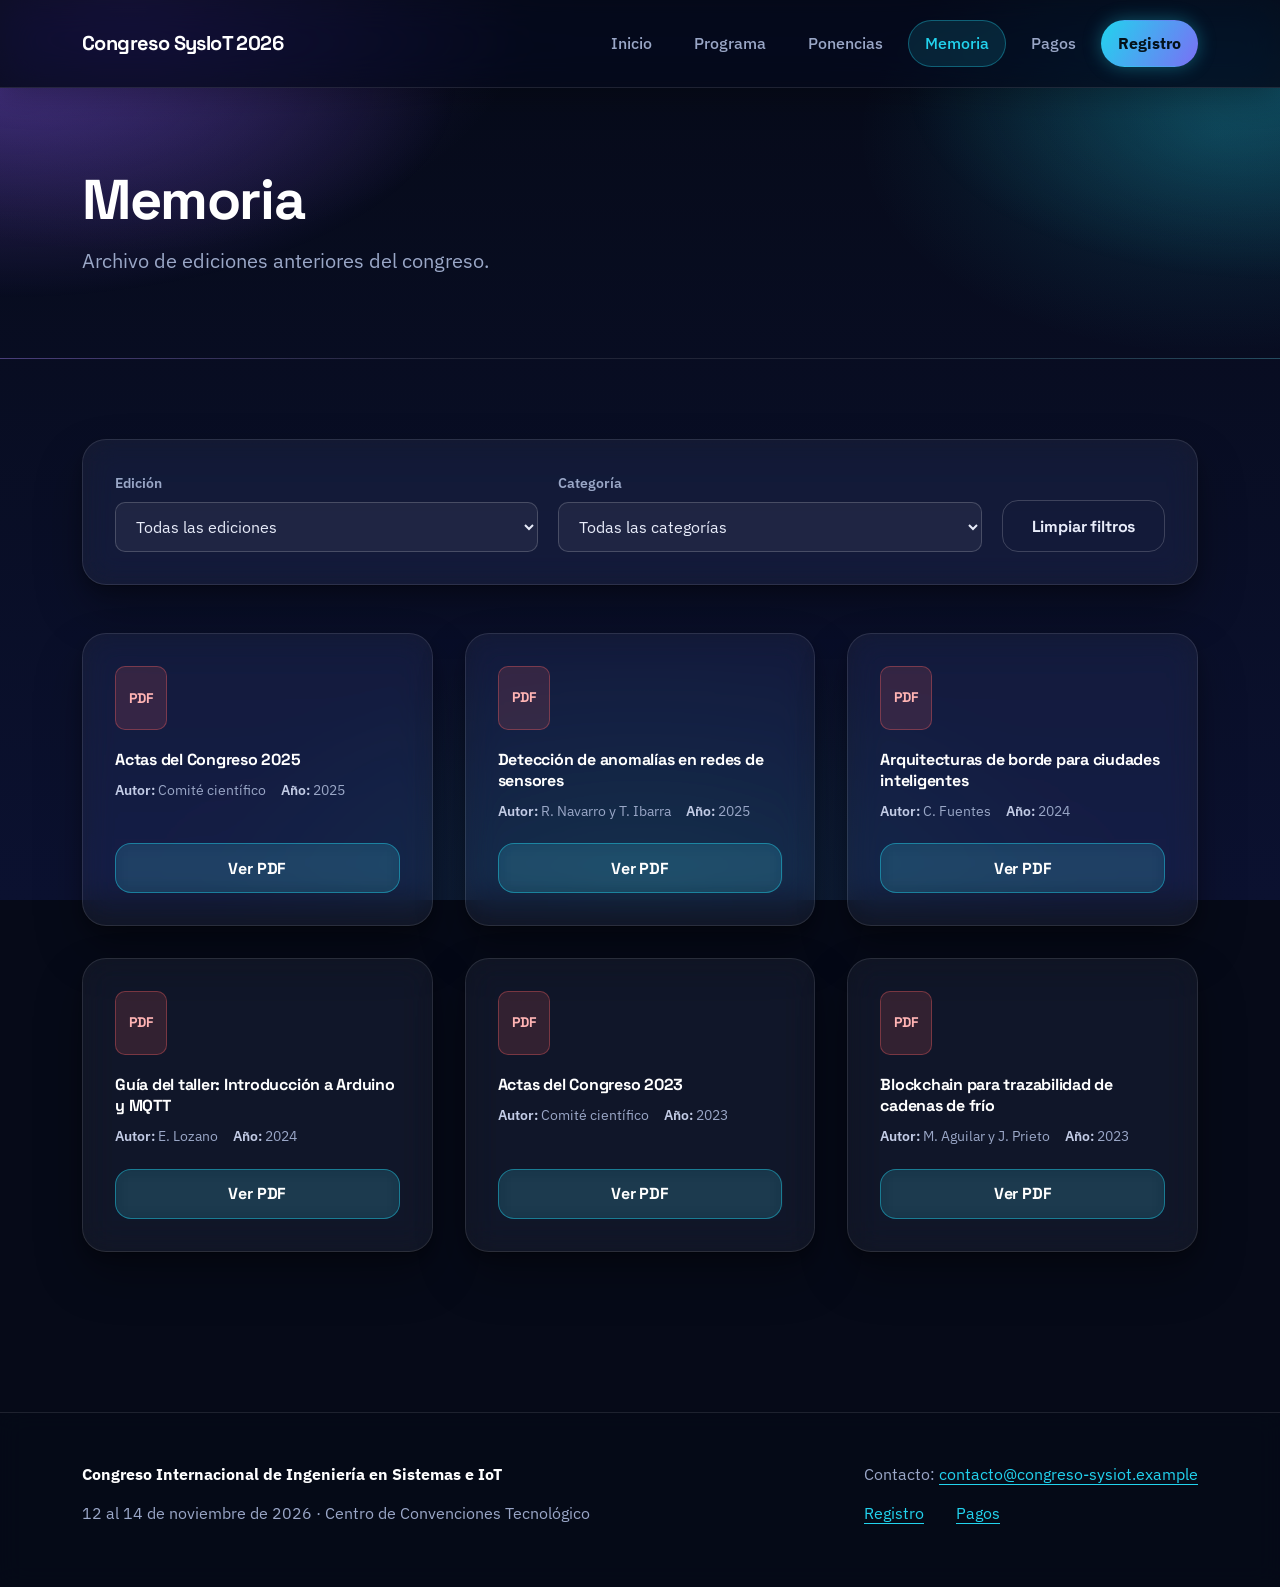
<file: memoria.html>
<!doctype html>
<html lang="es">
  <head>
    <meta charset="UTF-8" />
    <meta name="viewport" content="width=device-width, initial-scale=1.0" />
    <meta
      name="description"
      content="Repositorio de documentos PDF de ediciones anteriores."
    />
    <title>
      Memoria | Congreso Internacional de Ingeniería en Sistemas e IoT
    </title>

    <!-- Tipografías (si no cargan, se usan las alternativas definidas en el CSS) -->
    <link rel="preconnect" href="https://fonts.googleapis.com" />
    <link rel="preconnect" href="https://fonts.gstatic.com" crossorigin />
    <link
      href="https://fonts.googleapis.com/css2?family=IBM+Plex+Sans:wght@400;500;600&family=Space+Grotesk:wght@500;700&display=swap"
      rel="stylesheet"
    />

    <link rel="stylesheet" href="css/styles.css" />
  </head>
  <body id="pagina-memoria">
    <a class="saltar-contenido" href="#contenido-principal"
      >Saltar al contenido</a
    >

    <!-- ENCABEZADO Y NAVEGACIÓN -->
    <header class="sitio-encabezado" id="sitio-encabezado">
      <div class="contenedor barra-nav">
        <a class="logo" href="index.html">Congreso SysIoT 2026</a>
        <nav aria-label="Navegación principal">
          <ul class="menu-principal" id="menu-principal">
            <li><a href="index.html">Inicio</a></li>
            <li><a href="programa.html">Programa</a></li>
            <li><a href="ponencias.html">Ponencias</a></li>
            <li><a href="memoria.html" aria-current="page">Memoria</a></li>
            <li><a href="pagos.html">Pagos</a></li>
            <li>
              <a class="enlace-registro" href="registro.html">Registro</a>
            </li>
          </ul>
        </nav>
      </div>
    </header>

    <main id="contenido-principal">
      <section class="cabecera-pagina">
        <div class="contenedor">
          <h1>Memoria</h1>
          <p>Archivo de ediciones anteriores del congreso.</p>
        </div>
      </section>

      <section class="seccion">
        <div class="contenedor">
          <!-- FILTROS (solo diseño) -->
          <form
            class="barra-filtros"
            id="filtros-memoria"
            aria-label="Filtros de la memoria"
          >
            <div class="campo-filtro">
              <label for="filtro-edicion">Edición</label>
              <select id="filtro-edicion" name="edicion">
                <option value="">Todas las ediciones</option>
                <option value="2025">2025</option>
                <option value="2024">2024</option>
                <option value="2023">2023</option>
              </select>
            </div>
            <div class="campo-filtro">
              <label for="filtro-categoria">Categoría</label>
              <select id="filtro-categoria" name="categoria">
                <option value="">Todas las categorías</option>
                <option value="actas">Actas</option>
                <option value="articulo">Artículos</option>
                <option value="taller">Guías de taller</option>
              </select>
            </div>
            <button
              class="btn btn-contorno"
              type="reset"
              id="btn-limpiar-memoria"
            >
              Limpiar filtros
            </button>
          </form>

          <ul class="rejilla-documentos" id="lista-documentos">
            <li
              class="tarjeta documento"
              data-edicion="2025"
              data-categoria="actas"
            >
              <div class="documento-icono" aria-hidden="true">PDF</div>
              <div>
                <h3 class="documento-nombre">Actas del Congreso 2025</h3>
                <dl class="documento-datos">
                  <dt>Autor:</dt>
                  <dd class="documento-autor">Comité científico</dd>
                  <dt>Año:</dt>
                  <dd class="documento-anio">2025</dd>
                </dl>
              </div>
              <a
                class="btn btn-secundario"
                href="#"
                aria-label="Ver PDF de Actas del Congreso 2025"
                >Ver PDF</a
              >
            </li>
            <li
              class="tarjeta documento"
              data-edicion="2025"
              data-categoria="articulo"
            >
              <div class="documento-icono" aria-hidden="true">PDF</div>
              <div>
                <h3 class="documento-nombre">
                  Detección de anomalías en redes de sensores
                </h3>
                <dl class="documento-datos">
                  <dt>Autor:</dt>
                  <dd class="documento-autor">R. Navarro y T. Ibarra</dd>
                  <dt>Año:</dt>
                  <dd class="documento-anio">2025</dd>
                </dl>
              </div>
              <a
                class="btn btn-secundario"
                href="#"
                aria-label="Ver PDF de Detección de anomalías en redes de sensores"
                >Ver PDF</a
              >
            </li>
            <li
              class="tarjeta documento"
              data-edicion="2024"
              data-categoria="articulo"
            >
              <div class="documento-icono" aria-hidden="true">PDF</div>
              <div>
                <h3 class="documento-nombre">
                  Arquitecturas de borde para ciudades inteligentes
                </h3>
                <dl class="documento-datos">
                  <dt>Autor:</dt>
                  <dd class="documento-autor">C. Fuentes</dd>
                  <dt>Año:</dt>
                  <dd class="documento-anio">2024</dd>
                </dl>
              </div>
              <a
                class="btn btn-secundario"
                href="#"
                aria-label="Ver PDF de Arquitecturas de borde para ciudades inteligentes"
                >Ver PDF</a
              >
            </li>
            <li
              class="tarjeta documento"
              data-edicion="2024"
              data-categoria="taller"
            >
              <div class="documento-icono" aria-hidden="true">PDF</div>
              <div>
                <h3 class="documento-nombre">
                  Guía del taller: Introducción a Arduino y MQTT
                </h3>
                <dl class="documento-datos">
                  <dt>Autor:</dt>
                  <dd class="documento-autor">E. Lozano</dd>
                  <dt>Año:</dt>
                  <dd class="documento-anio">2024</dd>
                </dl>
              </div>
              <a
                class="btn btn-secundario"
                href="#"
                aria-label="Ver PDF de Guía del taller: Introducción a Arduino y MQTT"
                >Ver PDF</a
              >
            </li>
            <li
              class="tarjeta documento"
              data-edicion="2023"
              data-categoria="actas"
            >
              <div class="documento-icono" aria-hidden="true">PDF</div>
              <div>
                <h3 class="documento-nombre">Actas del Congreso 2023</h3>
                <dl class="documento-datos">
                  <dt>Autor:</dt>
                  <dd class="documento-autor">Comité científico</dd>
                  <dt>Año:</dt>
                  <dd class="documento-anio">2023</dd>
                </dl>
              </div>
              <a
                class="btn btn-secundario"
                href="#"
                aria-label="Ver PDF de Actas del Congreso 2023"
                >Ver PDF</a
              >
            </li>
            <li
              class="tarjeta documento"
              data-edicion="2023"
              data-categoria="articulo"
            >
              <div class="documento-icono" aria-hidden="true">PDF</div>
              <div>
                <h3 class="documento-nombre">
                  Blockchain para trazabilidad de cadenas de frío
                </h3>
                <dl class="documento-datos">
                  <dt>Autor:</dt>
                  <dd class="documento-autor">M. Aguilar y J. Prieto</dd>
                  <dt>Año:</dt>
                  <dd class="documento-anio">2023</dd>
                </dl>
              </div>
              <a
                class="btn btn-secundario"
                href="#"
                aria-label="Ver PDF de Blockchain para trazabilidad de cadenas de frío"
                >Ver PDF</a
              >
            </li>
          </ul>
        </div>
      </section>
    </main>

    <!-- PIE DE PÁGINA -->
    <footer class="sitio-pie" id="sitio-pie">
      <div class="contenedor pie-contenido">
        <div>
          <p>
            <strong
              >Congreso Internacional de Ingeniería en Sistemas e IoT</strong
            >
          </p>
          <p>
            12 al 14 de noviembre de 2026 · Centro de Convenciones Tecnológico
          </p>
        </div>
        <div>
          <p>
            Contacto:
            <a href="mailto:contacto@congreso-sysiot.example"
              >contacto@congreso-sysiot.example</a
            >
          </p>
          <ul class="pie-enlaces">
            <li><a href="registro.html">Registro</a></li>
            <li><a href="pagos.html">Pagos</a></li>
          </ul>
        </div>
      </div>
    </footer>
  </body>
</html>
</file>
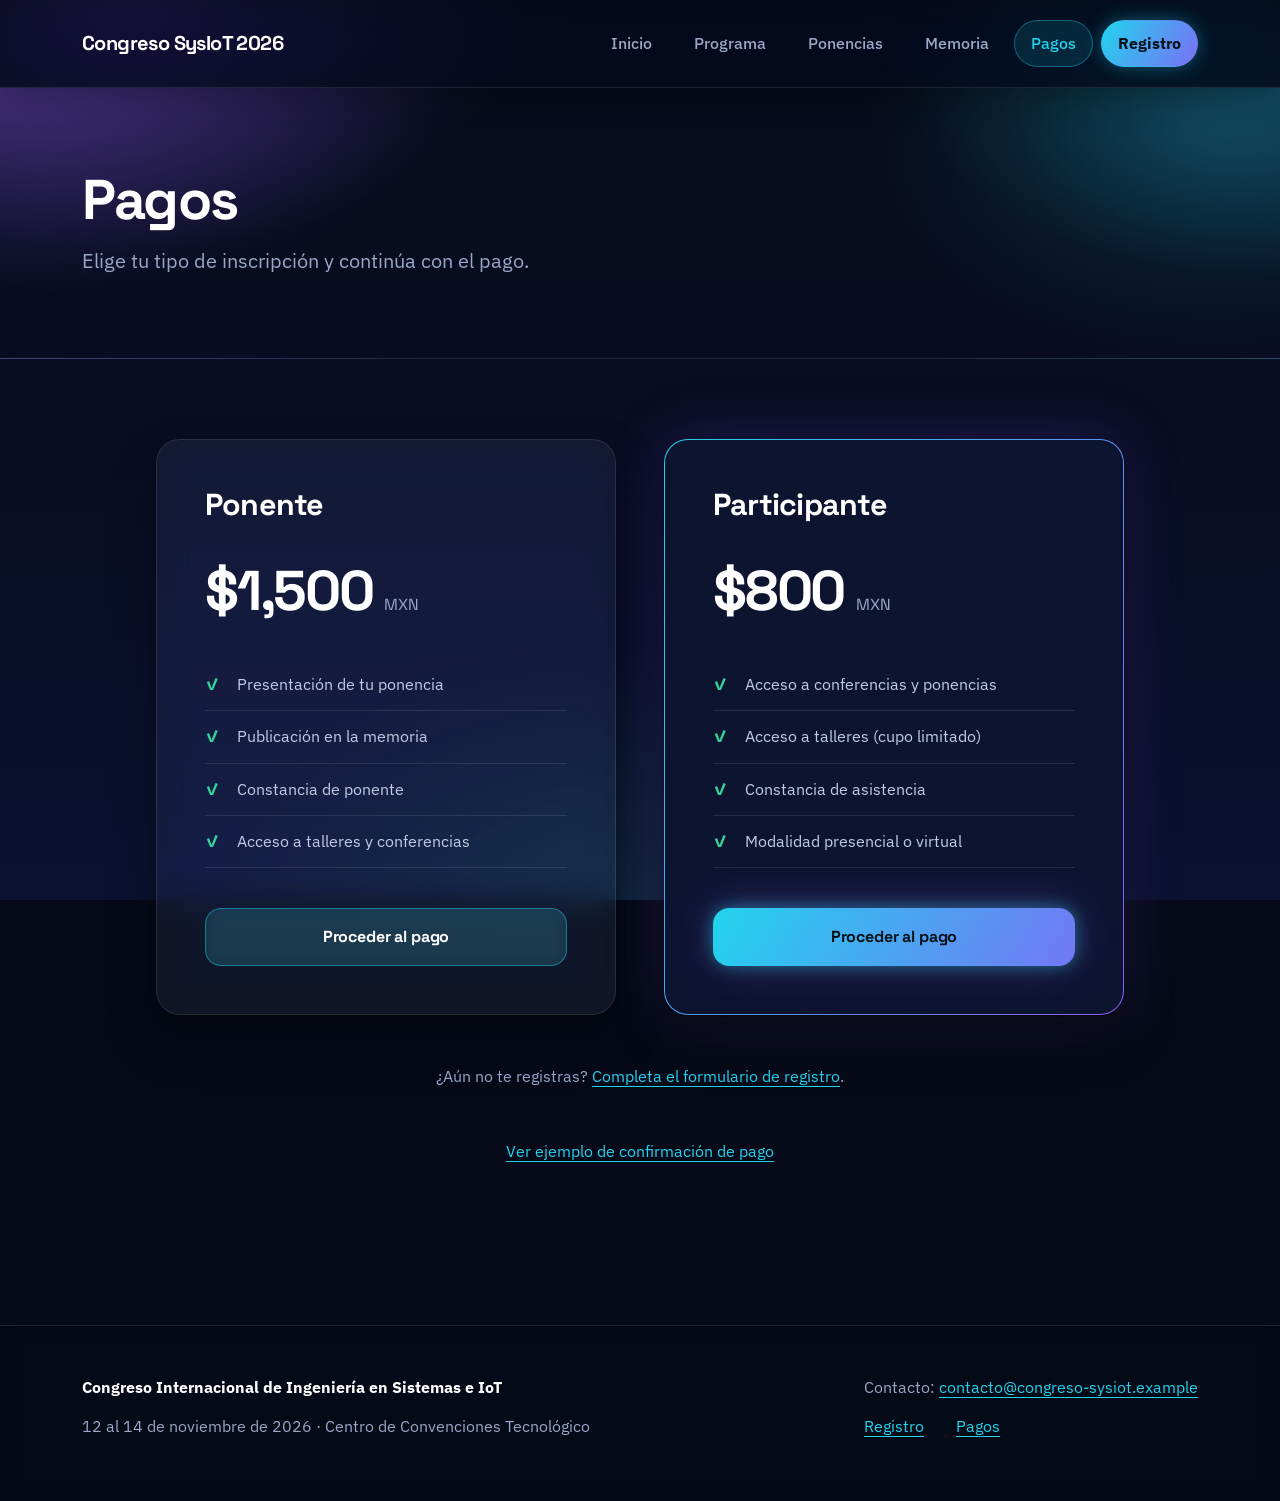
<file: pagos.html>
<!doctype html>
<html lang="es">
  <head>
    <meta charset="UTF-8" />
    <meta name="viewport" content="width=device-width, initial-scale=1.0" />
    <meta
      name="description"
      content="Costos de inscripción para ponentes y participantes."
    />
    <title>
      Pagos | Congreso Internacional de Ingeniería en Sistemas e IoT
    </title>

    <!-- Tipografías (si no cargan, se usan las alternativas definidas en el CSS) -->
    <link rel="preconnect" href="https://fonts.googleapis.com" />
    <link rel="preconnect" href="https://fonts.gstatic.com" crossorigin />
    <link
      href="https://fonts.googleapis.com/css2?family=IBM+Plex+Sans:wght@400;500;600&family=Space+Grotesk:wght@500;700&display=swap"
      rel="stylesheet"
    />

    <link rel="stylesheet" href="css/styles.css" />
  </head>
  <body id="pagina-pagos">
    <a class="saltar-contenido" href="#contenido-principal"
      >Saltar al contenido</a
    >

    <!-- ENCABEZADO Y NAVEGACIÓN -->
    <header class="sitio-encabezado" id="sitio-encabezado">
      <div class="contenedor barra-nav">
        <a class="logo" href="index.html">Congreso SysIoT 2026</a>
        <nav aria-label="Navegación principal">
          <ul class="menu-principal" id="menu-principal">
            <li><a href="index.html">Inicio</a></li>
            <li><a href="programa.html">Programa</a></li>
            <li><a href="ponencias.html">Ponencias</a></li>
            <li><a href="memoria.html">Memoria</a></li>
            <li><a href="pagos.html" aria-current="page">Pagos</a></li>
            <li>
              <a class="enlace-registro" href="registro.html">Registro</a>
            </li>
          </ul>
        </nav>
      </div>
    </header>

    <main id="contenido-principal">
      <section class="cabecera-pagina">
        <div class="contenedor">
          <h1>Pagos</h1>
          <p>Elige tu tipo de inscripción y continúa con el pago.</p>
        </div>
      </section>

      <section class="seccion">
        <div class="contenedor">
          <div class="contenedor-precios" id="contenedor-precios">
            <article
              class="tarjeta pricing-card"
              id="precio-ponente"
              data-tipo="ponente"
            >
              <h2>Ponente</h2>
              <p class="precio">$1,500 <small>MXN</small></p>
              <ul class="lista-beneficios">
                <li>Presentación de tu ponencia</li>
                <li>Publicación en la memoria</li>
                <li>Constancia de ponente</li>
                <li>Acceso a talleres y conferencias</li>
              </ul>
              <a
                class="btn btn-secundario btn-bloque"
                id="btn-pago-ponente"
                href="https://www.paypal.com/"
                target="_blank"
                rel="noopener noreferrer"
                >Proceder al pago</a
              >
            </article>

            <article
              class="tarjeta pricing-card destacada"
              id="precio-participante"
              data-tipo="participante"
            >
              <h2>Participante</h2>
              <p class="precio">$800 <small>MXN</small></p>
              <ul class="lista-beneficios">
                <li>Acceso a conferencias y ponencias</li>
                <li>Acceso a talleres (cupo limitado)</li>
                <li>Constancia de asistencia</li>
                <li>Modalidad presencial o virtual</li>
              </ul>
              <a
                class="btn btn-principal btn-bloque"
                id="btn-pago-participante"
                href="https://www.paypal.com/"
                target="_blank"
                rel="noopener noreferrer"
                >Proceder al pago</a
              >
            </article>
          </div>

          <p class="nota-pago">
            ¿Aún no te registras?
            <a href="registro.html">Completa el formulario de registro</a>.
          </p>
          <!-- Enlace temporal para ver el modal; después lo disparará el backend -->
          <p class="nota-pago">
            <a href="#modal-pago-exitoso" id="enlace-simular-pago"
              >Ver ejemplo de confirmación de pago</a
            >
          </p>
        </div>
      </section>

      <!-- MODAL: CONFIRMACIÓN DE PAGO EXITOSO
         Se muestra con :target (#modal-pago-exitoso). Luego JS/PHP podrá abrirlo con la clase .is-open -->
      <div
        class="modal"
        id="modal-pago-exitoso"
        role="dialog"
        aria-modal="true"
        aria-labelledby="modal-titulo"
      >
        <div class="modal-contenido">
          <div class="modal-icono" aria-hidden="true">✓</div>
          <h2 id="modal-titulo">Pago recibido</h2>
          <p>
            Gracias por inscribirte. Te enviamos el comprobante a tu correo.
          </p>
          <div class="modal-resumen" id="modal-resumen">
            <p>
              <strong>Folio:</strong> <span id="pago-folio">SYS-2026-0001</span>
            </p>
            <p>
              <strong>Concepto:</strong>
              <span id="pago-concepto">Inscripción como participante</span>
            </p>
            <p><strong>Monto:</strong> <span id="pago-monto">$800 MXN</span></p>
          </div>
          <a
            class="btn btn-principal btn-bloque"
            href="index.html"
            id="btn-cerrar-modal"
            >Volver al inicio</a
          >
        </div>
      </div>
    </main>

    <!-- PIE DE PÁGINA -->
    <footer class="sitio-pie" id="sitio-pie">
      <div class="contenedor pie-contenido">
        <div>
          <p>
            <strong
              >Congreso Internacional de Ingeniería en Sistemas e IoT</strong
            >
          </p>
          <p>
            12 al 14 de noviembre de 2026 · Centro de Convenciones Tecnológico
          </p>
        </div>
        <div>
          <p>
            Contacto:
            <a href="mailto:contacto@congreso-sysiot.example"
              >contacto@congreso-sysiot.example</a
            >
          </p>
          <ul class="pie-enlaces">
            <li><a href="registro.html">Registro</a></li>
            <li><a href="pagos.html">Pagos</a></li>
          </ul>
        </div>
      </div>
    </footer>
  </body>
</html>
</file>
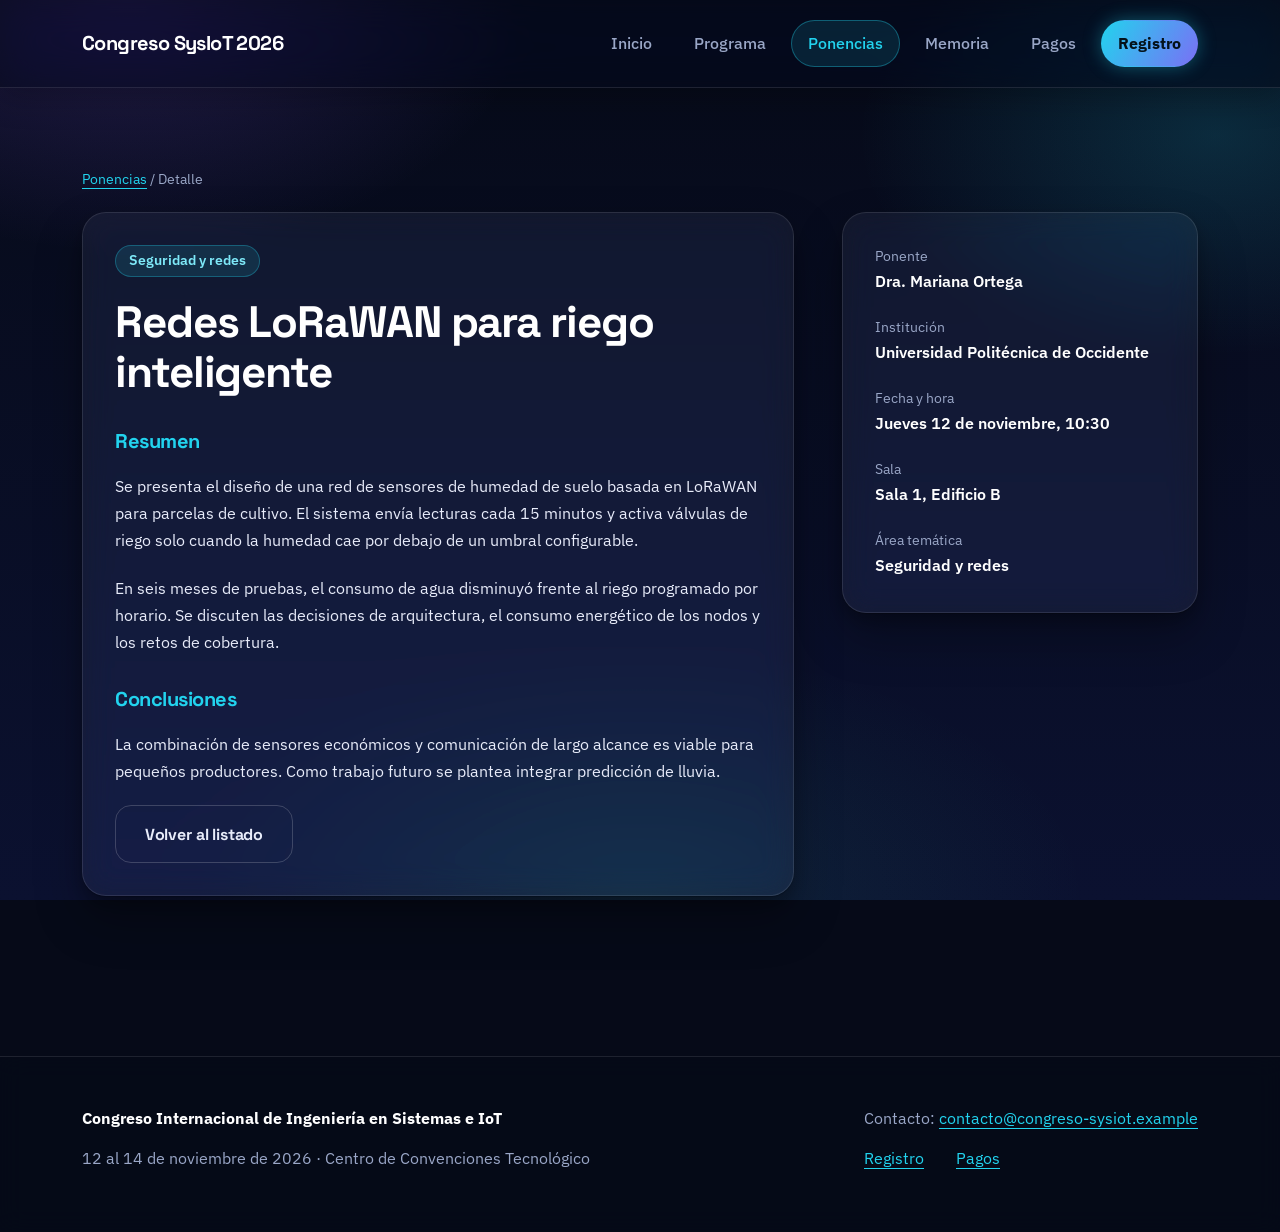
<file: ponencia-detalle.html>
<!doctype html>
<html lang="es">
  <head>
    <meta charset="UTF-8" />
    <meta name="viewport" content="width=device-width, initial-scale=1.0" />
    <meta name="description" content="Detalle de una ponencia del congreso." />
    <title>
      Detalle de ponencia | Congreso Internacional de Ingeniería en Sistemas e
      IoT
    </title>

    <!-- Tipografías (si no cargan, se usan las alternativas definidas en el CSS) -->
    <link rel="preconnect" href="https://fonts.googleapis.com" />
    <link rel="preconnect" href="https://fonts.gstatic.com" crossorigin />
    <link
      href="https://fonts.googleapis.com/css2?family=IBM+Plex+Sans:wght@400;500;600&family=Space+Grotesk:wght@500;700&display=swap"
      rel="stylesheet"
    />

    <link rel="stylesheet" href="css/styles.css" />
  </head>
  <body id="pagina-ponencia-detalle">
    <a class="saltar-contenido" href="#contenido-principal"
      >Saltar al contenido</a
    >

    <!-- ENCABEZADO Y NAVEGACIÓN -->
    <header class="sitio-encabezado" id="sitio-encabezado">
      <div class="contenedor barra-nav">
        <a class="logo" href="index.html">Congreso SysIoT 2026</a>
        <nav aria-label="Navegación principal">
          <ul class="menu-principal" id="menu-principal">
            <li><a href="index.html">Inicio</a></li>
            <li><a href="programa.html">Programa</a></li>
            <li><a href="ponencias.html" aria-current="page">Ponencias</a></li>
            <li><a href="memoria.html">Memoria</a></li>
            <li><a href="pagos.html">Pagos</a></li>
            <li>
              <a class="enlace-registro" href="registro.html">Registro</a>
            </li>
          </ul>
        </nav>
      </div>
    </header>

    <main id="contenido-principal">
      <section class="seccion">
        <div class="contenedor">
          <p class="migas"><a href="ponencias.html">Ponencias</a> / Detalle</p>

          <!-- Vista de detalle de ejemplo (después se llenará con datos según el id de la URL) -->
          <article
            class="detalle-ponencia"
            id="detalle-ponencia"
            data-id="p-001"
          >
            <div class="tarjeta detalle-principal">
              <span class="badge">Seguridad y redes</span>
              <h1 id="detalle-titulo">Redes LoRaWAN para riego inteligente</h1>
              <h2>Resumen</h2>
              <p id="detalle-resumen">
                Se presenta el diseño de una red de sensores de humedad de suelo
                basada en LoRaWAN para parcelas de cultivo. El sistema envía
                lecturas cada 15 minutos y activa válvulas de riego solo cuando
                la humedad cae por debajo de un umbral configurable.
              </p>
              <p>
                En seis meses de pruebas, el consumo de agua disminuyó frente al
                riego programado por horario. Se discuten las decisiones de
                arquitectura, el consumo energético de los nodos y los retos de
                cobertura.
              </p>
              <h2>Conclusiones</h2>
              <p>
                La combinación de sensores económicos y comunicación de largo
                alcance es viable para pequeños productores. Como trabajo futuro
                se plantea integrar predicción de lluvia.
              </p>
              <a class="btn btn-contorno" href="ponencias.html"
                >Volver al listado</a
              >
            </div>

            <aside class="tarjeta" aria-label="Datos de la sesión">
              <dl class="detalle-meta">
                <div>
                  <dt>Ponente</dt>
                  <dd>Dra. Mariana Ortega</dd>
                </div>
                <div>
                  <dt>Institución</dt>
                  <dd>Universidad Politécnica de Occidente</dd>
                </div>
                <div>
                  <dt>Fecha y hora</dt>
                  <dd>Jueves 12 de noviembre, 10:30</dd>
                </div>
                <div>
                  <dt>Sala</dt>
                  <dd>Sala 1, Edificio B</dd>
                </div>
                <div>
                  <dt>Área temática</dt>
                  <dd>Seguridad y redes</dd>
                </div>
              </dl>
            </aside>
          </article>
        </div>
      </section>
    </main>

    <!-- PIE DE PÁGINA -->
    <footer class="sitio-pie" id="sitio-pie">
      <div class="contenedor pie-contenido">
        <div>
          <p>
            <strong
              >Congreso Internacional de Ingeniería en Sistemas e IoT</strong
            >
          </p>
          <p>
            12 al 14 de noviembre de 2026 · Centro de Convenciones Tecnológico
          </p>
        </div>
        <div>
          <p>
            Contacto:
            <a href="mailto:contacto@congreso-sysiot.example"
              >contacto@congreso-sysiot.example</a
            >
          </p>
          <ul class="pie-enlaces">
            <li><a href="registro.html">Registro</a></li>
            <li><a href="pagos.html">Pagos</a></li>
          </ul>
        </div>
      </div>
    </footer>
  </body>
</html>
</file>
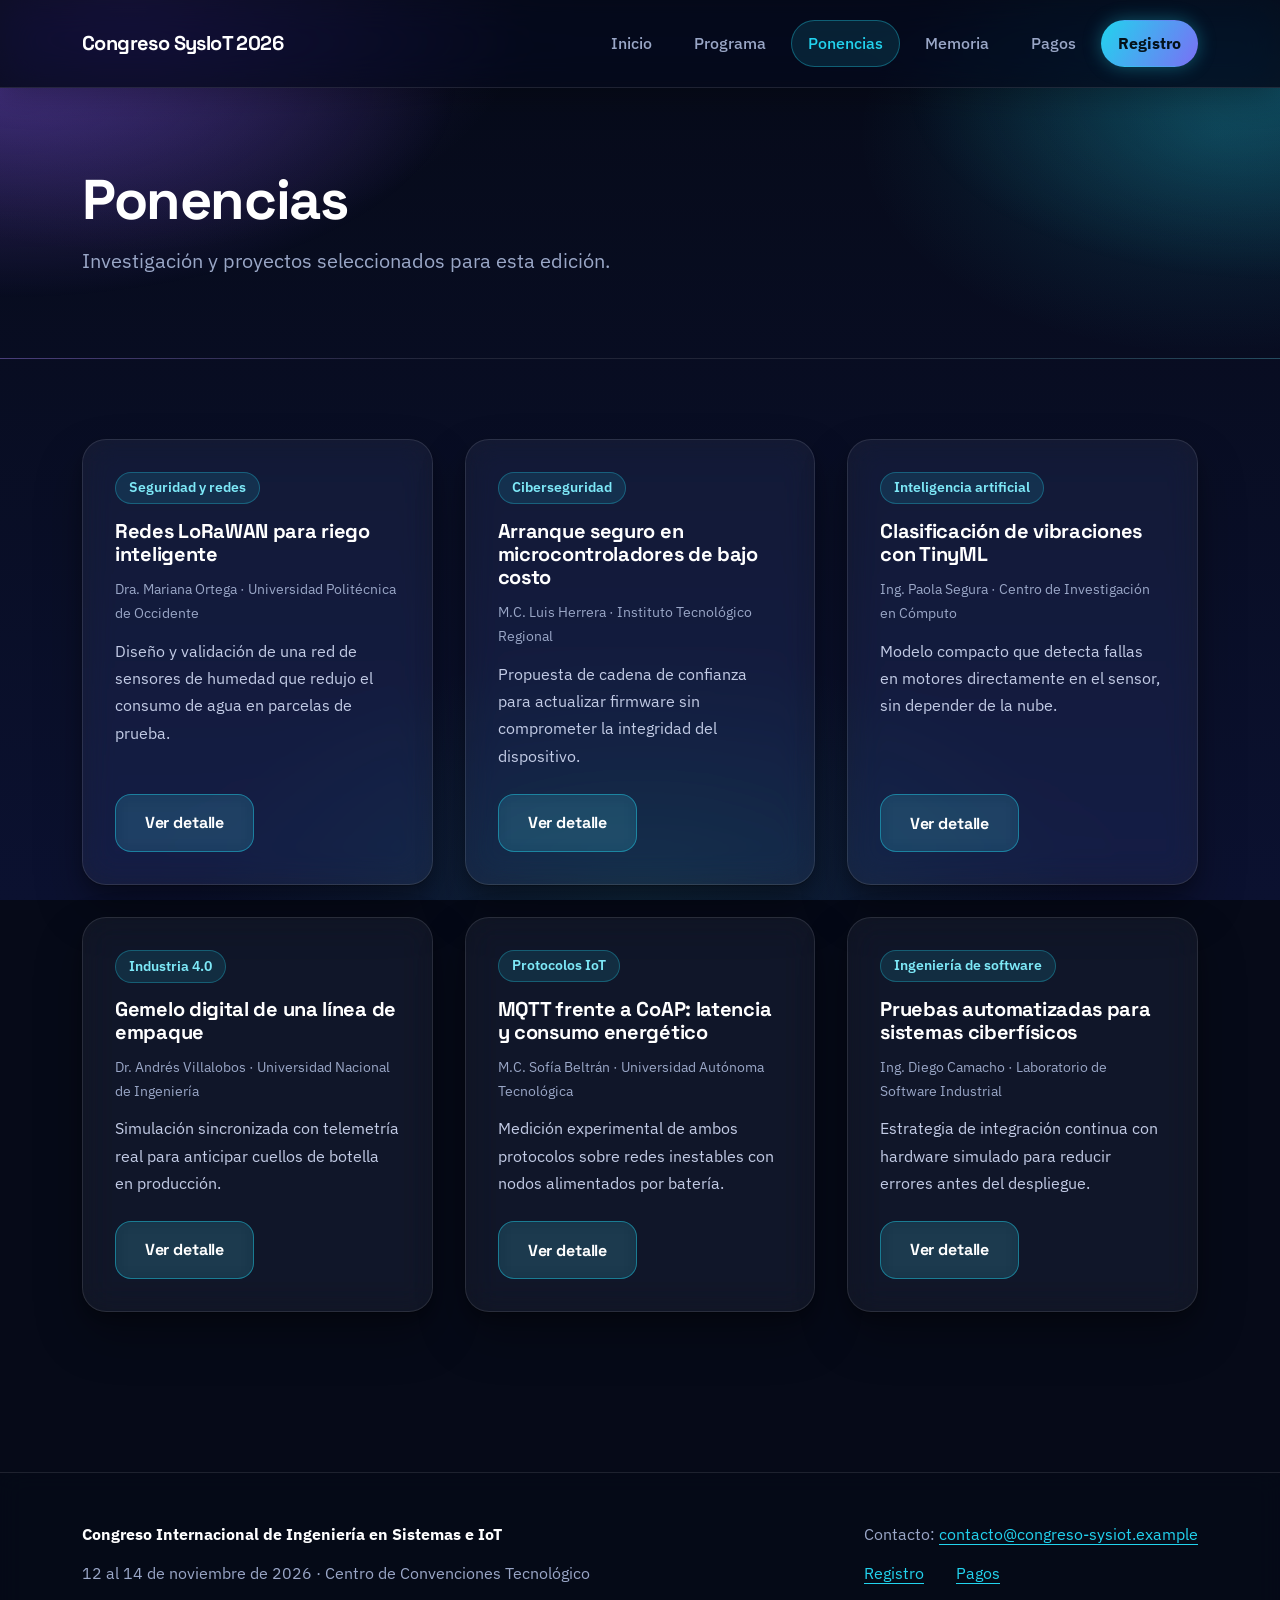
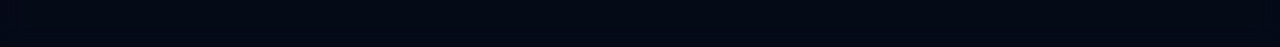
<file: ponencias.html>
<!doctype html>
<html lang="es">
  <head>
    <meta charset="UTF-8" />
    <meta name="viewport" content="width=device-width, initial-scale=1.0" />
    <meta
      name="description"
      content="Listado de ponencias aceptadas del congreso."
    />
    <title>
      Ponencias | Congreso Internacional de Ingeniería en Sistemas e IoT
    </title>

    <!-- Tipografías (si no cargan, se usan las alternativas definidas en el CSS) -->
    <link rel="preconnect" href="https://fonts.googleapis.com" />
    <link rel="preconnect" href="https://fonts.gstatic.com" crossorigin />
    <link
      href="https://fonts.googleapis.com/css2?family=IBM+Plex+Sans:wght@400;500;600&family=Space+Grotesk:wght@500;700&display=swap"
      rel="stylesheet"
    />

    <link rel="stylesheet" href="css/styles.css" />
  </head>
  <body id="pagina-ponencias">
    <a class="saltar-contenido" href="#contenido-principal"
      >Saltar al contenido</a
    >

    <!-- ENCABEZADO Y NAVEGACIÓN -->
    <header class="sitio-encabezado" id="sitio-encabezado">
      <div class="contenedor barra-nav">
        <a class="logo" href="index.html">Congreso SysIoT 2026</a>
        <nav aria-label="Navegación principal">
          <ul class="menu-principal" id="menu-principal">
            <li><a href="index.html">Inicio</a></li>
            <li><a href="programa.html">Programa</a></li>
            <li><a href="ponencias.html" aria-current="page">Ponencias</a></li>
            <li><a href="memoria.html">Memoria</a></li>
            <li><a href="pagos.html">Pagos</a></li>
            <li>
              <a class="enlace-registro" href="registro.html">Registro</a>
            </li>
          </ul>
        </nav>
      </div>
    </header>

    <main id="contenido-principal">
      <section class="cabecera-pagina">
        <div class="contenedor">
          <h1>Ponencias</h1>
          <p>Investigación y proyectos seleccionados para esta edición.</p>
        </div>
      </section>

      <section class="seccion">
        <div class="contenedor">
          <div class="rejilla-ponencias" id="lista-ponencias">
            <article
              class="tarjeta ponencia-card"
              id="p-001"
              data-area="Seguridad y redes"
            >
              <span class="badge">Seguridad y redes</span>
              <h3>Redes LoRaWAN para riego inteligente</h3>
              <p class="ponencia-autor">
                Dra. Mariana Ortega · Universidad Politécnica de Occidente
              </p>
              <p class="ponencia-resumen">
                Diseño y validación de una red de sensores de humedad que redujo
                el consumo de agua en parcelas de prueba.
              </p>
              <a
                class="btn btn-secundario"
                href="ponencia-detalle.html?id=p-001"
                >Ver detalle</a
              >
            </article>
            <article
              class="tarjeta ponencia-card"
              id="p-002"
              data-area="Ciberseguridad"
            >
              <span class="badge">Ciberseguridad</span>
              <h3>Arranque seguro en microcontroladores de bajo costo</h3>
              <p class="ponencia-autor">
                M.C. Luis Herrera · Instituto Tecnológico Regional
              </p>
              <p class="ponencia-resumen">
                Propuesta de cadena de confianza para actualizar firmware sin
                comprometer la integridad del dispositivo.
              </p>
              <a
                class="btn btn-secundario"
                href="ponencia-detalle.html?id=p-002"
                >Ver detalle</a
              >
            </article>
            <article
              class="tarjeta ponencia-card"
              id="p-003"
              data-area="Inteligencia artificial"
            >
              <span class="badge">Inteligencia artificial</span>
              <h3>Clasificación de vibraciones con TinyML</h3>
              <p class="ponencia-autor">
                Ing. Paola Segura · Centro de Investigación en Cómputo
              </p>
              <p class="ponencia-resumen">
                Modelo compacto que detecta fallas en motores directamente en el
                sensor, sin depender de la nube.
              </p>
              <a
                class="btn btn-secundario"
                href="ponencia-detalle.html?id=p-003"
                >Ver detalle</a
              >
            </article>
            <article
              class="tarjeta ponencia-card"
              id="p-004"
              data-area="Industria 4.0"
            >
              <span class="badge">Industria 4.0</span>
              <h3>Gemelo digital de una línea de empaque</h3>
              <p class="ponencia-autor">
                Dr. Andrés Villalobos · Universidad Nacional de Ingeniería
              </p>
              <p class="ponencia-resumen">
                Simulación sincronizada con telemetría real para anticipar
                cuellos de botella en producción.
              </p>
              <a
                class="btn btn-secundario"
                href="ponencia-detalle.html?id=p-004"
                >Ver detalle</a
              >
            </article>
            <article
              class="tarjeta ponencia-card"
              id="p-005"
              data-area="Protocolos IoT"
            >
              <span class="badge">Protocolos IoT</span>
              <h3>MQTT frente a CoAP: latencia y consumo energético</h3>
              <p class="ponencia-autor">
                M.C. Sofía Beltrán · Universidad Autónoma Tecnológica
              </p>
              <p class="ponencia-resumen">
                Medición experimental de ambos protocolos sobre redes inestables
                con nodos alimentados por batería.
              </p>
              <a
                class="btn btn-secundario"
                href="ponencia-detalle.html?id=p-005"
                >Ver detalle</a
              >
            </article>
            <article
              class="tarjeta ponencia-card"
              id="p-006"
              data-area="Ingeniería de software"
            >
              <span class="badge">Ingeniería de software</span>
              <h3>Pruebas automatizadas para sistemas ciberfísicos</h3>
              <p class="ponencia-autor">
                Ing. Diego Camacho · Laboratorio de Software Industrial
              </p>
              <p class="ponencia-resumen">
                Estrategia de integración continua con hardware simulado para
                reducir errores antes del despliegue.
              </p>
              <a
                class="btn btn-secundario"
                href="ponencia-detalle.html?id=p-006"
                >Ver detalle</a
              >
            </article>
          </div>
        </div>
      </section>
    </main>

    <!-- PIE DE PÁGINA -->
    <footer class="sitio-pie" id="sitio-pie">
      <div class="contenedor pie-contenido">
        <div>
          <p>
            <strong
              >Congreso Internacional de Ingeniería en Sistemas e IoT</strong
            >
          </p>
          <p>
            12 al 14 de noviembre de 2026 · Centro de Convenciones Tecnológico
          </p>
        </div>
        <div>
          <p>
            Contacto:
            <a href="mailto:contacto@congreso-sysiot.example"
              >contacto@congreso-sysiot.example</a
            >
          </p>
          <ul class="pie-enlaces">
            <li><a href="registro.html">Registro</a></li>
            <li><a href="pagos.html">Pagos</a></li>
          </ul>
        </div>
      </div>
    </footer>
  </body>
</html>
</file>
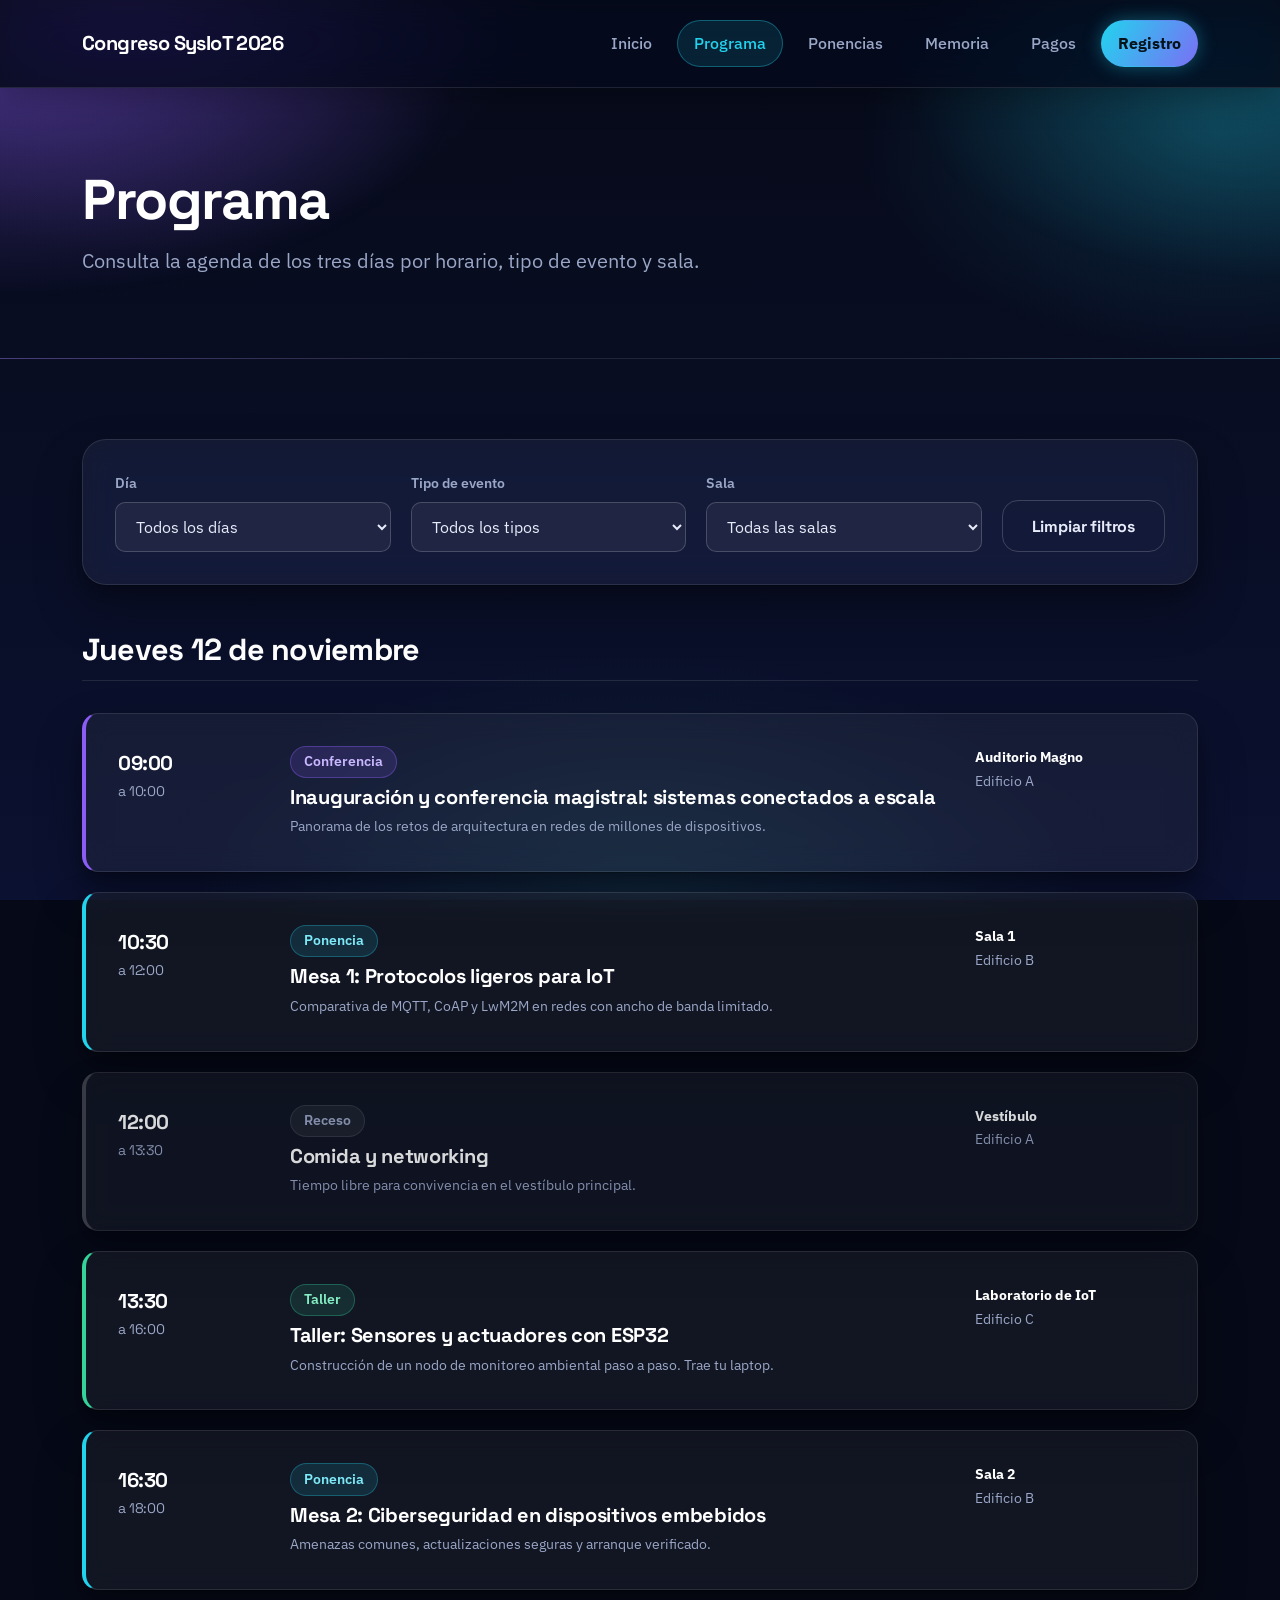
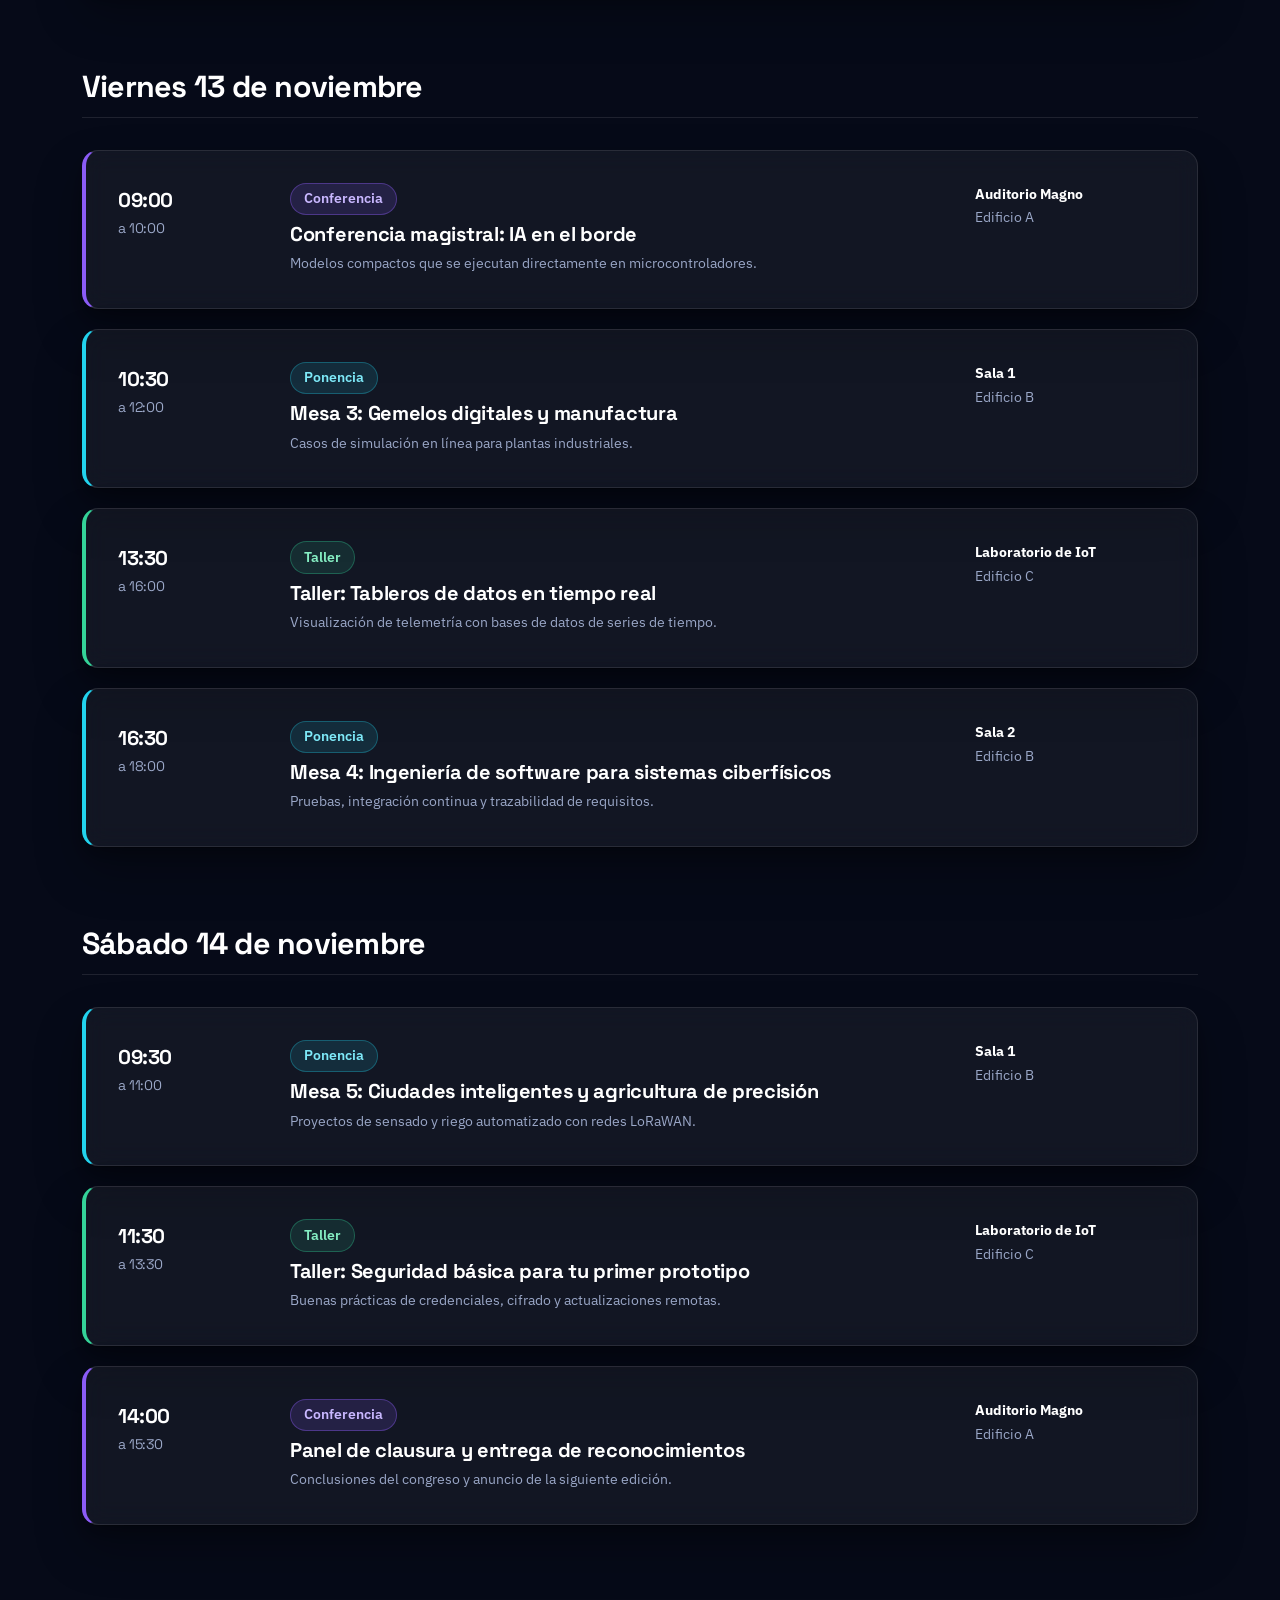
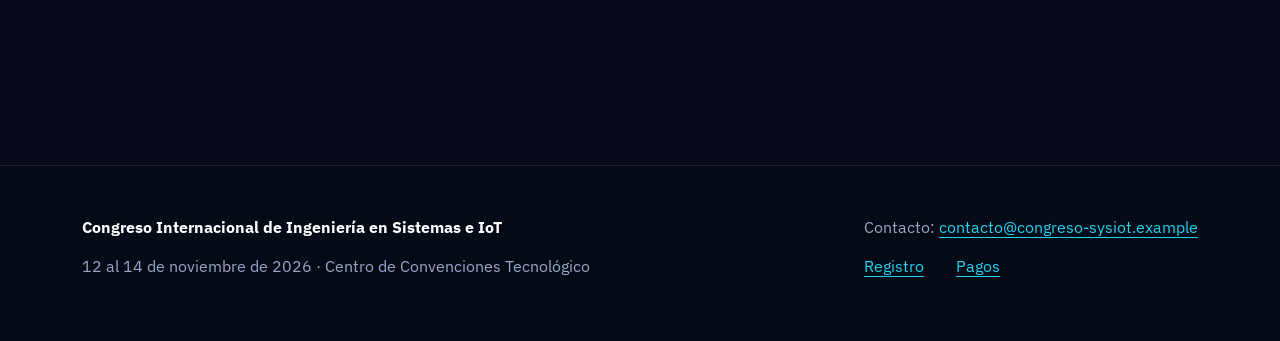
<file: programa.html>
<!doctype html>
<html lang="es">
  <head>
    <meta charset="UTF-8" />
    <meta name="viewport" content="width=device-width, initial-scale=1.0" />
    <meta
      name="description"
      content="Agenda del congreso por día, hora, tipo de evento y sala."
    />
    <title>
      Programa | Congreso Internacional de Ingeniería en Sistemas e IoT
    </title>

    <!-- Tipografías (si no cargan, se usan las alternativas definidas en el CSS) -->
    <link rel="preconnect" href="https://fonts.googleapis.com" />
    <link rel="preconnect" href="https://fonts.gstatic.com" crossorigin />
    <link
      href="https://fonts.googleapis.com/css2?family=IBM+Plex+Sans:wght@400;500;600&family=Space+Grotesk:wght@500;700&display=swap"
      rel="stylesheet"
    />

    <link rel="stylesheet" href="css/styles.css" />
  </head>
  <body id="pagina-programa">
    <a class="saltar-contenido" href="#contenido-principal"
      >Saltar al contenido</a
    >

    <!-- ENCABEZADO Y NAVEGACIÓN -->
    <header class="sitio-encabezado" id="sitio-encabezado">
      <div class="contenedor barra-nav">
        <a class="logo" href="index.html">Congreso SysIoT 2026</a>
        <nav aria-label="Navegación principal">
          <ul class="menu-principal" id="menu-principal">
            <li><a href="index.html">Inicio</a></li>
            <li><a href="programa.html" aria-current="page">Programa</a></li>
            <li><a href="ponencias.html">Ponencias</a></li>
            <li><a href="memoria.html">Memoria</a></li>
            <li><a href="pagos.html">Pagos</a></li>
            <li>
              <a class="enlace-registro" href="registro.html">Registro</a>
            </li>
          </ul>
        </nav>
      </div>
    </header>

    <main id="contenido-principal">
      <section class="cabecera-pagina">
        <div class="contenedor">
          <h1>Programa</h1>
          <p>
            Consulta la agenda de los tres días por horario, tipo de evento y
            sala.
          </p>
        </div>
      </section>

      <section class="seccion">
        <div class="contenedor">
          <!-- BARRA DE FILTROS (solo diseño; la lógica se agregará con JavaScript) -->
          <form
            class="barra-filtros"
            id="filtros-programa"
            aria-label="Filtros de la agenda"
          >
            <div class="campo-filtro">
              <label for="filtro-dia">Día</label>
              <select id="filtro-dia" name="dia">
                <option value="">Todos los días</option>
                <option value="dia-1">Jueves 12 de noviembre</option>
                <option value="dia-2">Viernes 13 de noviembre</option>
                <option value="dia-3">Sábado 14 de noviembre</option>
              </select>
            </div>
            <div class="campo-filtro">
              <label for="filtro-tipo">Tipo de evento</label>
              <select id="filtro-tipo" name="tipo">
                <option value="">Todos los tipos</option>
                <option value="keynote">Conferencia</option>
                <option value="ponencia">Ponencia</option>
                <option value="taller">Taller</option>
                <option value="receso">Receso</option>
              </select>
            </div>
            <div class="campo-filtro">
              <label for="filtro-sala">Sala</label>
              <select id="filtro-sala" name="sala">
                <option value="">Todas las salas</option>
                <option value="magna">Auditorio Magno</option>
                <option value="sala-1">Sala 1</option>
                <option value="sala-2">Sala 2</option>
                <option value="laboratorio">Laboratorio de IoT</option>
              </select>
            </div>
            <button
              class="btn btn-contorno"
              type="reset"
              id="btn-limpiar-filtros"
            >
              Limpiar filtros
            </button>
          </form>

          <!-- AGENDA -->
          <div id="agenda">
            <section class="dia-agenda" id="dia-1" data-dia="dia-1">
              <h2>Jueves 12 de noviembre</h2>
              <ul class="lista-sesiones">
                <li
                  class="sesion"
                  data-dia="dia-1"
                  data-tipo="keynote"
                  data-sala="magna"
                >
                  <div class="sesion-hora">09:00<small>a 10:00</small></div>
                  <div class="sesion-info">
                    <span class="badge badge-keynote">Conferencia</span>
                    <h3>
                      Inauguración y conferencia magistral: sistemas conectados
                      a escala
                    </h3>
                    <p>
                      Panorama de los retos de arquitectura en redes de millones
                      de dispositivos.
                    </p>
                  </div>
                  <div class="sesion-sala">
                    <strong>Auditorio Magno</strong>Edificio A
                  </div>
                </li>
                <li
                  class="sesion"
                  data-dia="dia-1"
                  data-tipo="ponencia"
                  data-sala="sala-1"
                >
                  <div class="sesion-hora">10:30<small>a 12:00</small></div>
                  <div class="sesion-info">
                    <span class="badge badge-ponencia">Ponencia</span>
                    <h3>Mesa 1: Protocolos ligeros para IoT</h3>
                    <p>
                      Comparativa de MQTT, CoAP y LwM2M en redes con ancho de
                      banda limitado.
                    </p>
                  </div>
                  <div class="sesion-sala">
                    <strong>Sala 1</strong>Edificio B
                  </div>
                </li>
                <li
                  class="sesion"
                  data-dia="dia-1"
                  data-tipo="receso"
                  data-sala="magna"
                >
                  <div class="sesion-hora">12:00<small>a 13:30</small></div>
                  <div class="sesion-info">
                    <span class="badge badge-receso">Receso</span>
                    <h3>Comida y networking</h3>
                    <p>
                      Tiempo libre para convivencia en el vestíbulo principal.
                    </p>
                  </div>
                  <div class="sesion-sala">
                    <strong>Vestíbulo</strong>Edificio A
                  </div>
                </li>
                <li
                  class="sesion"
                  data-dia="dia-1"
                  data-tipo="taller"
                  data-sala="laboratorio"
                >
                  <div class="sesion-hora">13:30<small>a 16:00</small></div>
                  <div class="sesion-info">
                    <span class="badge badge-taller">Taller</span>
                    <h3>Taller: Sensores y actuadores con ESP32</h3>
                    <p>
                      Construcción de un nodo de monitoreo ambiental paso a
                      paso. Trae tu laptop.
                    </p>
                  </div>
                  <div class="sesion-sala">
                    <strong>Laboratorio de IoT</strong>Edificio C
                  </div>
                </li>
                <li
                  class="sesion"
                  data-dia="dia-1"
                  data-tipo="ponencia"
                  data-sala="sala-2"
                >
                  <div class="sesion-hora">16:30<small>a 18:00</small></div>
                  <div class="sesion-info">
                    <span class="badge badge-ponencia">Ponencia</span>
                    <h3>Mesa 2: Ciberseguridad en dispositivos embebidos</h3>
                    <p>
                      Amenazas comunes, actualizaciones seguras y arranque
                      verificado.
                    </p>
                  </div>
                  <div class="sesion-sala">
                    <strong>Sala 2</strong>Edificio B
                  </div>
                </li>
              </ul>
            </section>
            <section class="dia-agenda" id="dia-2" data-dia="dia-2">
              <h2>Viernes 13 de noviembre</h2>
              <ul class="lista-sesiones">
                <li
                  class="sesion"
                  data-dia="dia-2"
                  data-tipo="keynote"
                  data-sala="magna"
                >
                  <div class="sesion-hora">09:00<small>a 10:00</small></div>
                  <div class="sesion-info">
                    <span class="badge badge-keynote">Conferencia</span>
                    <h3>Conferencia magistral: IA en el borde</h3>
                    <p>
                      Modelos compactos que se ejecutan directamente en
                      microcontroladores.
                    </p>
                  </div>
                  <div class="sesion-sala">
                    <strong>Auditorio Magno</strong>Edificio A
                  </div>
                </li>
                <li
                  class="sesion"
                  data-dia="dia-2"
                  data-tipo="ponencia"
                  data-sala="sala-1"
                >
                  <div class="sesion-hora">10:30<small>a 12:00</small></div>
                  <div class="sesion-info">
                    <span class="badge badge-ponencia">Ponencia</span>
                    <h3>Mesa 3: Gemelos digitales y manufactura</h3>
                    <p>
                      Casos de simulación en línea para plantas industriales.
                    </p>
                  </div>
                  <div class="sesion-sala">
                    <strong>Sala 1</strong>Edificio B
                  </div>
                </li>
                <li
                  class="sesion"
                  data-dia="dia-2"
                  data-tipo="taller"
                  data-sala="laboratorio"
                >
                  <div class="sesion-hora">13:30<small>a 16:00</small></div>
                  <div class="sesion-info">
                    <span class="badge badge-taller">Taller</span>
                    <h3>Taller: Tableros de datos en tiempo real</h3>
                    <p>
                      Visualización de telemetría con bases de datos de series
                      de tiempo.
                    </p>
                  </div>
                  <div class="sesion-sala">
                    <strong>Laboratorio de IoT</strong>Edificio C
                  </div>
                </li>
                <li
                  class="sesion"
                  data-dia="dia-2"
                  data-tipo="ponencia"
                  data-sala="sala-2"
                >
                  <div class="sesion-hora">16:30<small>a 18:00</small></div>
                  <div class="sesion-info">
                    <span class="badge badge-ponencia">Ponencia</span>
                    <h3>
                      Mesa 4: Ingeniería de software para sistemas ciberfísicos
                    </h3>
                    <p>
                      Pruebas, integración continua y trazabilidad de
                      requisitos.
                    </p>
                  </div>
                  <div class="sesion-sala">
                    <strong>Sala 2</strong>Edificio B
                  </div>
                </li>
              </ul>
            </section>
            <section class="dia-agenda" id="dia-3" data-dia="dia-3">
              <h2>Sábado 14 de noviembre</h2>
              <ul class="lista-sesiones">
                <li
                  class="sesion"
                  data-dia="dia-3"
                  data-tipo="ponencia"
                  data-sala="sala-1"
                >
                  <div class="sesion-hora">09:30<small>a 11:00</small></div>
                  <div class="sesion-info">
                    <span class="badge badge-ponencia">Ponencia</span>
                    <h3>
                      Mesa 5: Ciudades inteligentes y agricultura de precisión
                    </h3>
                    <p>
                      Proyectos de sensado y riego automatizado con redes
                      LoRaWAN.
                    </p>
                  </div>
                  <div class="sesion-sala">
                    <strong>Sala 1</strong>Edificio B
                  </div>
                </li>
                <li
                  class="sesion"
                  data-dia="dia-3"
                  data-tipo="taller"
                  data-sala="laboratorio"
                >
                  <div class="sesion-hora">11:30<small>a 13:30</small></div>
                  <div class="sesion-info">
                    <span class="badge badge-taller">Taller</span>
                    <h3>Taller: Seguridad básica para tu primer prototipo</h3>
                    <p>
                      Buenas prácticas de credenciales, cifrado y
                      actualizaciones remotas.
                    </p>
                  </div>
                  <div class="sesion-sala">
                    <strong>Laboratorio de IoT</strong>Edificio C
                  </div>
                </li>
                <li
                  class="sesion"
                  data-dia="dia-3"
                  data-tipo="keynote"
                  data-sala="magna"
                >
                  <div class="sesion-hora">14:00<small>a 15:30</small></div>
                  <div class="sesion-info">
                    <span class="badge badge-keynote">Conferencia</span>
                    <h3>Panel de clausura y entrega de reconocimientos</h3>
                    <p>
                      Conclusiones del congreso y anuncio de la siguiente
                      edición.
                    </p>
                  </div>
                  <div class="sesion-sala">
                    <strong>Auditorio Magno</strong>Edificio A
                  </div>
                </li>
              </ul>
            </section>
          </div>
        </div>
      </section>
    </main>

    <!-- PIE DE PÁGINA -->
    <footer class="sitio-pie" id="sitio-pie">
      <div class="contenedor pie-contenido">
        <div>
          <p>
            <strong
              >Congreso Internacional de Ingeniería en Sistemas e IoT</strong
            >
          </p>
          <p>
            12 al 14 de noviembre de 2026 · Centro de Convenciones Tecnológico
          </p>
        </div>
        <div>
          <p>
            Contacto:
            <a href="mailto:contacto@congreso-sysiot.example"
              >contacto@congreso-sysiot.example</a
            >
          </p>
          <ul class="pie-enlaces">
            <li><a href="registro.html">Registro</a></li>
            <li><a href="pagos.html">Pagos</a></li>
          </ul>
        </div>
      </div>
    </footer>
  </body>
</html>
</file>
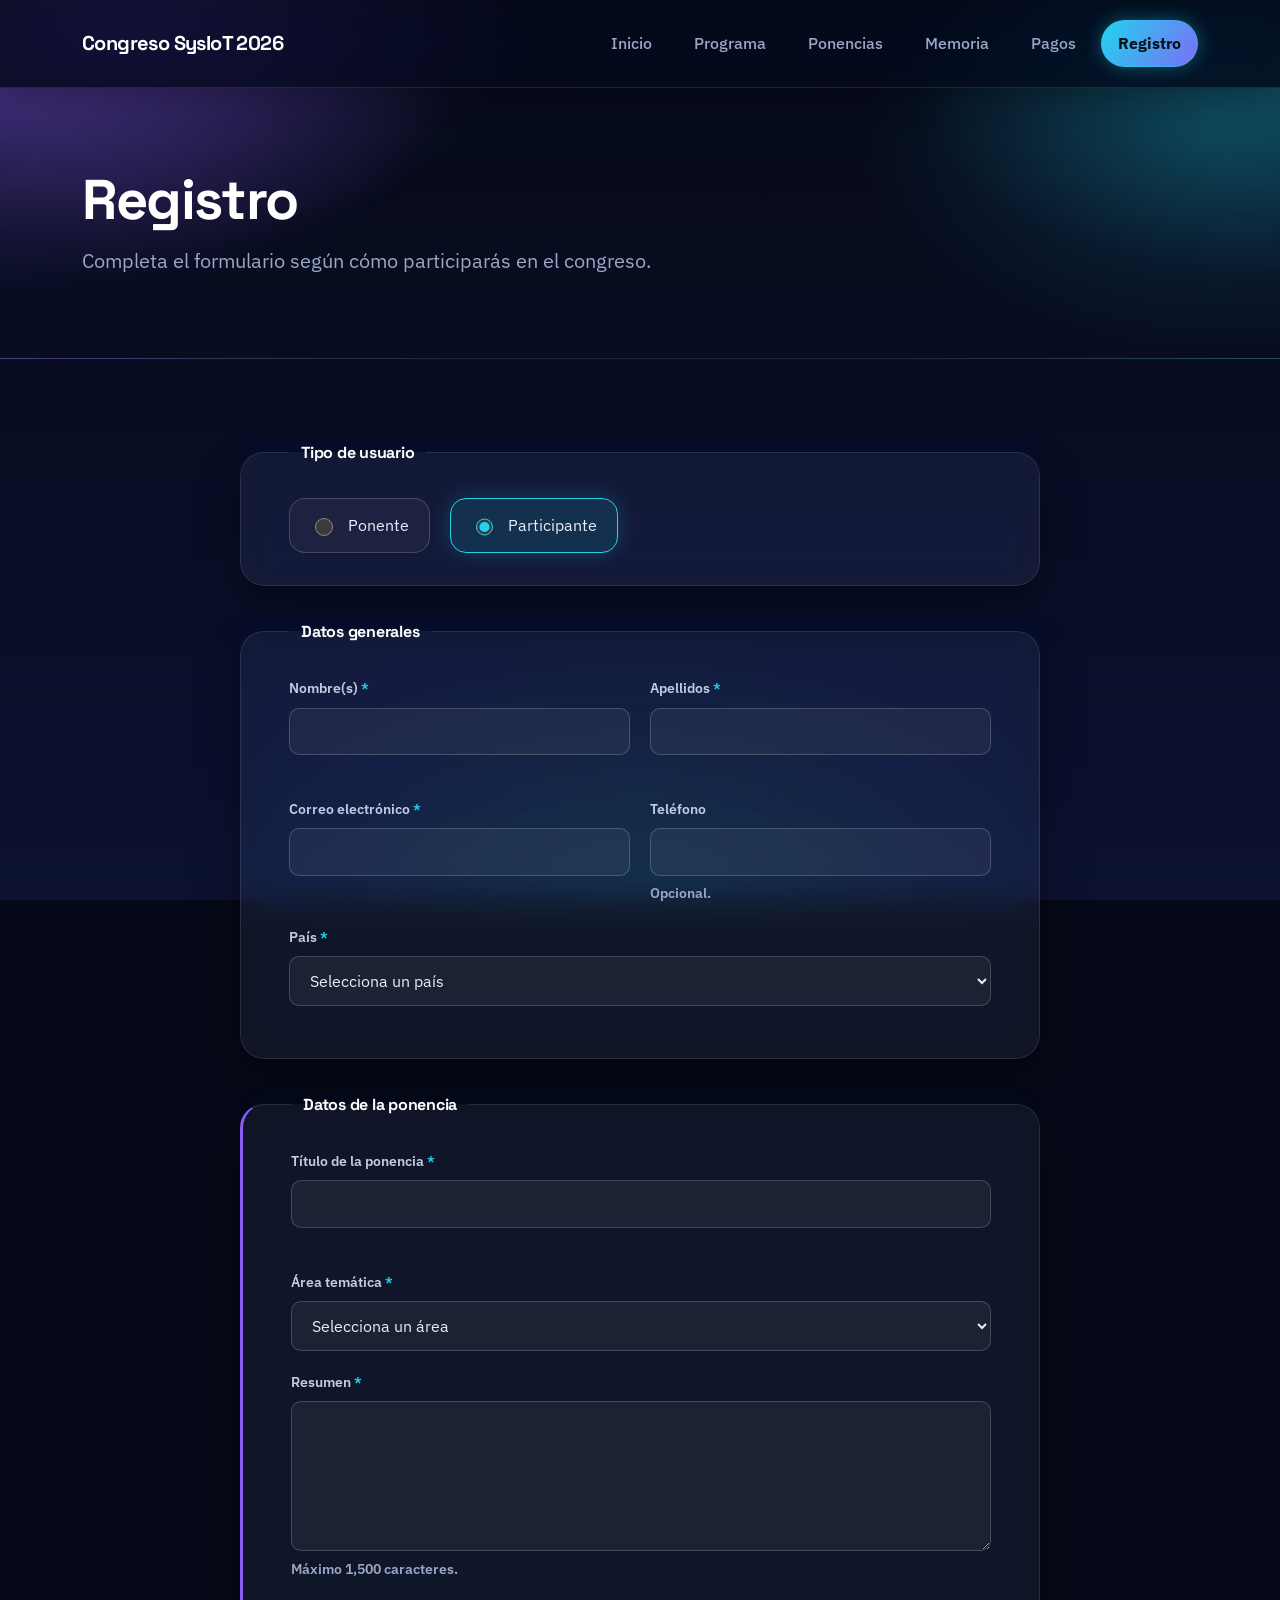
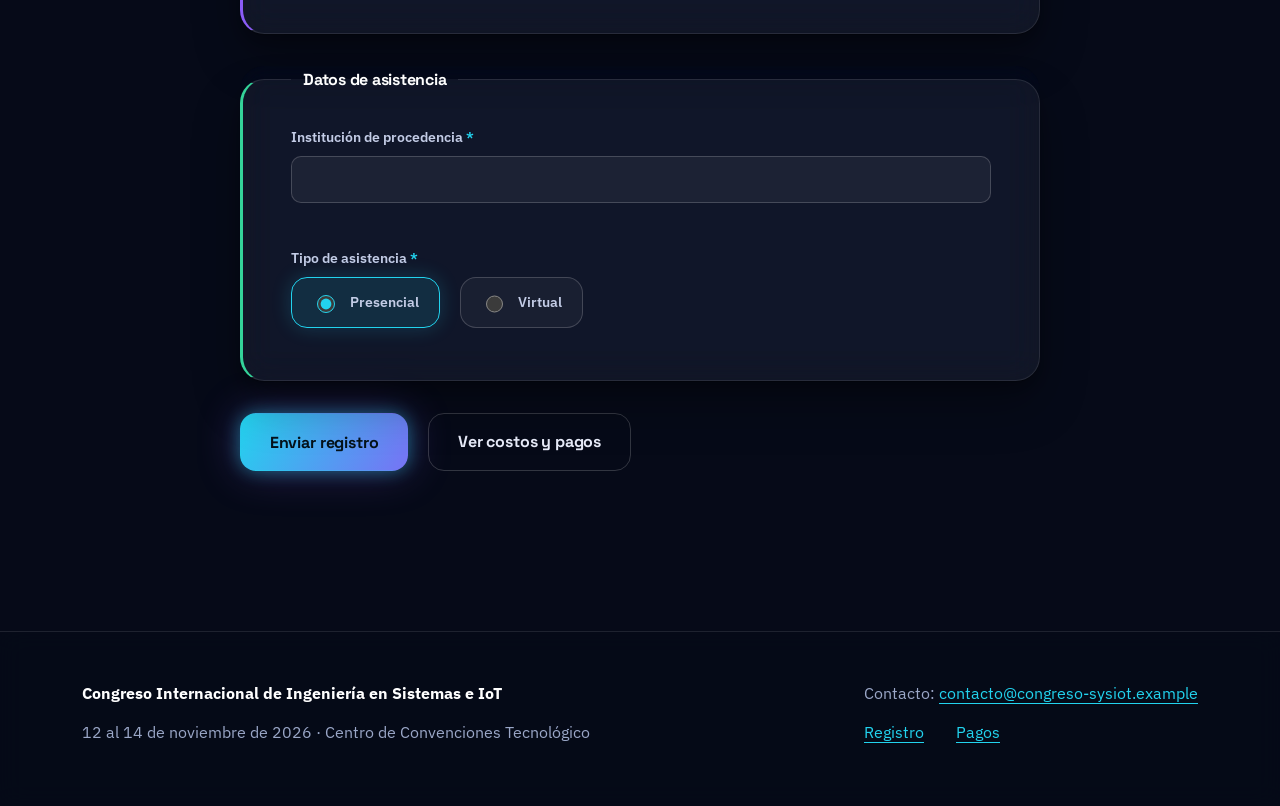
<file: registro.html>
<!doctype html>
<html lang="es">
  <head>
    <meta charset="UTF-8" />
    <meta name="viewport" content="width=device-width, initial-scale=1.0" />
    <meta
      name="description"
      content="Formulario de registro para ponentes y participantes."
    />
    <title>
      Registro | Congreso Internacional de Ingeniería en Sistemas e IoT
    </title>

    <!-- Tipografías (si no cargan, se usan las alternativas definidas en el CSS) -->
    <link rel="preconnect" href="https://fonts.googleapis.com" />
    <link rel="preconnect" href="https://fonts.gstatic.com" crossorigin />
    <link
      href="https://fonts.googleapis.com/css2?family=IBM+Plex+Sans:wght@400;500;600&family=Space+Grotesk:wght@500;700&display=swap"
      rel="stylesheet"
    />

    <link rel="stylesheet" href="css/styles.css" />
  </head>
  <body id="pagina-registro">
    <a class="saltar-contenido" href="#contenido-principal"
      >Saltar al contenido</a
    >

    <!-- ENCABEZADO Y NAVEGACIÓN -->
    <header class="sitio-encabezado" id="sitio-encabezado">
      <div class="contenedor barra-nav">
        <a class="logo" href="index.html">Congreso SysIoT 2026</a>
        <nav aria-label="Navegación principal">
          <ul class="menu-principal" id="menu-principal">
            <li><a href="index.html">Inicio</a></li>
            <li><a href="programa.html">Programa</a></li>
            <li><a href="ponencias.html">Ponencias</a></li>
            <li><a href="memoria.html">Memoria</a></li>
            <li><a href="pagos.html">Pagos</a></li>
            <li>
              <a
                class="enlace-registro"
                href="registro.html"
                aria-current="page"
                >Registro</a
              >
            </li>
          </ul>
        </nav>
      </div>
    </header>

    <main id="contenido-principal">
      <section class="cabecera-pagina">
        <div class="contenedor">
          <h1>Registro</h1>
          <p>Completa el formulario según cómo participarás en el congreso.</p>
        </div>
      </section>

      <section class="seccion">
        <div class="contenedor">
          <!-- action y method listos para conectarse con PHP; la validación se hará con JS -->
          <form
            class="formulario-registro"
            id="form-registro"
            action="procesar_registro.php"
            method="post"
            novalidate
          >
            <!-- 1. Tipo de usuario -->
            <fieldset id="grupo-tipo-usuario">
              <legend>Tipo de usuario</legend>
              <div class="grupo-opciones">
                <label class="opcion-radio" for="tipo-ponente">
                  <input
                    type="radio"
                    id="tipo-ponente"
                    name="tipo_usuario"
                    value="ponente"
                    required
                  />
                  Ponente
                </label>
                <label class="opcion-radio" for="tipo-participante">
                  <input
                    type="radio"
                    id="tipo-participante"
                    name="tipo_usuario"
                    value="participante"
                    checked
                    required
                  />
                  Participante
                </label>
              </div>
            </fieldset>

            <!-- 2. Datos generales -->
            <fieldset id="grupo-datos-generales">
              <legend>Datos generales</legend>
              <div class="fila-campos">
                <div class="campo">
                  <label class="campo-obligatorio" for="nombre"
                    >Nombre(s)</label
                  >
                  <input
                    type="text"
                    id="nombre"
                    name="nombre"
                    autocomplete="given-name"
                    required
                  />
                  <p class="mensaje-error" id="error-nombre"></p>
                </div>
                <div class="campo">
                  <label class="campo-obligatorio" for="apellidos"
                    >Apellidos</label
                  >
                  <input
                    type="text"
                    id="apellidos"
                    name="apellidos"
                    autocomplete="family-name"
                    required
                  />
                  <p class="mensaje-error" id="error-apellidos"></p>
                </div>
              </div>
              <div class="fila-campos">
                <div class="campo">
                  <label class="campo-obligatorio" for="correo"
                    >Correo electrónico</label
                  >
                  <input
                    type="email"
                    id="correo"
                    name="correo"
                    autocomplete="email"
                    required
                  />
                  <p class="mensaje-error" id="error-correo"></p>
                </div>
                <div class="campo">
                  <label for="telefono">Teléfono</label>
                  <input
                    type="tel"
                    id="telefono"
                    name="telefono"
                    autocomplete="tel"
                  />
                  <span class="ayuda">Opcional.</span>
                </div>
              </div>
              <div class="campo">
                <label class="campo-obligatorio" for="pais">País</label>
                <select id="pais" name="pais" required>
                  <option value="">Selecciona un país</option>
                  <option value="mx">México</option>
                  <option value="co">Colombia</option>
                  <option value="ar">Argentina</option>
                  <option value="cl">Chile</option>
                  <option value="es">España</option>
                  <option value="otro">Otro</option>
                </select>
              </div>
            </fieldset>

            <!-- 3. Campos condicionales: PONENTE (JS añadirá/quitará .is-hidden) -->
            <fieldset id="grupo-ponente" class="campos-ponente">
              <legend>Datos de la ponencia</legend>
              <div class="campo">
                <label class="campo-obligatorio" for="titulo-ponencia"
                  >Título de la ponencia</label
                >
                <input
                  type="text"
                  id="titulo-ponencia"
                  name="titulo_ponencia"
                />
                <p class="mensaje-error" id="error-titulo-ponencia"></p>
              </div>
              <div class="campo">
                <label class="campo-obligatorio" for="area-tematica"
                  >Área temática</label
                >
                <select id="area-tematica" name="area_tematica">
                  <option value="">Selecciona un área</option>
                  <option value="iot">Internet de las cosas</option>
                  <option value="ciberseguridad">Ciberseguridad</option>
                  <option value="ia">Inteligencia artificial</option>
                  <option value="embebidos">Sistemas embebidos</option>
                  <option value="software">Ingeniería de software</option>
                  <option value="nube">Computación en la nube</option>
                </select>
              </div>
              <div class="campo">
                <label class="campo-obligatorio" for="resumen">Resumen</label>
                <textarea
                  id="resumen"
                  name="resumen"
                  maxlength="1500"
                ></textarea>
                <span class="ayuda">Máximo 1,500 caracteres.</span>
              </div>
            </fieldset>

            <!-- 4. Campos condicionales: PARTICIPANTE -->
            <fieldset id="grupo-participante" class="campos-participante">
              <legend>Datos de asistencia</legend>
              <div class="campo">
                <label class="campo-obligatorio" for="institucion"
                  >Institución de procedencia</label
                >
                <input type="text" id="institucion" name="institucion" />
                <p class="mensaje-error" id="error-institucion"></p>
              </div>
              <div class="campo">
                <span class="campo-obligatorio" id="etiqueta-asistencia"
                  >Tipo de asistencia</span
                >
                <div
                  class="grupo-opciones"
                  role="radiogroup"
                  aria-labelledby="etiqueta-asistencia"
                >
                  <label class="opcion-radio" for="asistencia-presencial">
                    <input
                      type="radio"
                      id="asistencia-presencial"
                      name="tipo_asistencia"
                      value="presencial"
                      checked
                    />
                    Presencial
                  </label>
                  <label class="opcion-radio" for="asistencia-virtual">
                    <input
                      type="radio"
                      id="asistencia-virtual"
                      name="tipo_asistencia"
                      value="virtual"
                    />
                    Virtual
                  </label>
                </div>
              </div>
            </fieldset>

            <div class="acciones-formulario">
              <button
                class="btn btn-principal"
                type="submit"
                id="btn-enviar-registro"
              >
                Enviar registro
              </button>
              <a class="btn btn-contorno" href="pagos.html"
                >Ver costos y pagos</a
              >
            </div>
          </form>
        </div>
      </section>
    </main>

    <!-- PIE DE PÁGINA -->
    <footer class="sitio-pie" id="sitio-pie">
      <div class="contenedor pie-contenido">
        <div>
          <p>
            <strong
              >Congreso Internacional de Ingeniería en Sistemas e IoT</strong
            >
          </p>
          <p>
            12 al 14 de noviembre de 2026 · Centro de Convenciones Tecnológico
          </p>
        </div>
        <div>
          <p>
            Contacto:
            <a href="mailto:contacto@congreso-sysiot.example"
              >contacto@congreso-sysiot.example</a
            >
          </p>
          <ul class="pie-enlaces">
            <li><a href="registro.html">Registro</a></li>
            <li><a href="pagos.html">Pagos</a></li>
          </ul>
        </div>
      </div>
    </footer>
  </body>
</html>
</file>
<file: css/styles.css>
/* ==========================================================================
   CONGRESO INTERNACIONAL DE INGENIERÍA EN SISTEMAS E IoT
   Hoja de estilos v2: "Modern Tech" + Glassmorphism (Dark Mode)

   Esta versión conserva TODOS los nombres de clases e ids del HTML actual,
   así que solo necesitas reemplazar css/styles.css. No hay que tocar el HTML.

   ÍNDICE
   1.  Variables (:root) .................. paleta, tipografía, sombras, radios
   2.  Reset, fondo "mesh" y tipografía ... NUEVO fondo con malla de gradientes
   3.  Componentes: botones, badges, tarjetas (glass) ... NUEVO
   4.  Encabezado glass (navbar) .......... NUEVO backdrop-filter
   5.  Pie de página
   6.  Home: hero con mesh gradient + Bento Grid ... NUEVO
   7.  Programa: filtros y agenda
   8.  Ponencias: tarjetas y detalle
   9.  Memoria: repositorio de PDFs
   10. Registro: formulario
   11. Pagos: pricing cards y modal glass ... NUEVO
   12. Media Queries y accesibilidad
   ========================================================================== */

/* ==========================================================================
   1. VARIABLES
   Cambia aquí colores, sombras o tipografía y se actualiza todo el sitio.
   ========================================================================== */
:root {
  color-scheme: dark; /* controles nativos (select, scroll) en modo oscuro */

  /* ----- Fondos profundos (azul noche) ----- */
  --color-fondo: #060a18;
  --color-fondo-2: #0b1130;
  --color-superficie-solida: #0d1430; /* para elementos que no pueden ser translúcidos */

  /* ----- Acentos vibrantes ----- */
  --color-cyan: #22d3ee; /* acento principal: enlaces, foco, bordes activos */
  --color-purpura: #8b5cf6; /* acento secundario: gradientes y keynotes */
  --color-esmeralda: #34d399; /* acento de éxito y talleres */

  /* Gradiente de marca (botones, bordes destacados) */
  --gradiente-marca: linear-gradient(
    120deg,
    #22d3ee 0%,
    #8b5cf6 55%,
    #22d3ee 100%
  );

  /* ----- Texto ----- */
  --color-texto: #e8ecfa;
  --color-texto-suave: #9aa7c7;
  --color-error: #ff8b8b;

  /* ----- Cristal (glassmorphism) ----- */
  --vidrio-fondo: rgba(255, 255, 255, 0.05);
  --vidrio-fondo-fuerte: rgba(17, 24, 54, 0.62);
  --vidrio-borde: rgba(255, 255, 255, 0.1);
  --vidrio-borde-fuerte: rgba(255, 255, 255, 0.18);
  --vidrio-blur: blur(16px) saturate(140%);

  /* ----- Sombras en capas (varios valores = profundidad real) ----- */
  --sombra-tarjeta:
    0 1px 1px rgba(0, 0, 0, 0.25), 0 8px 16px rgba(0, 0, 0, 0.22),
    0 24px 48px rgba(0, 0, 0, 0.28);
  --sombra-hover:
    0 0 0 1px rgba(34, 211, 238, 0.45), 0 16px 32px rgba(0, 0, 0, 0.35),
    0 36px 72px rgba(0, 0, 0, 0.45), 0 0 48px rgba(34, 211, 238, 0.2);
  --brillo-boton:
    0 0 18px rgba(34, 211, 238, 0.45), 0 0 42px rgba(139, 92, 246, 0.35),
    0 10px 24px rgba(0, 0, 0, 0.35);

  /* ----- Tipografía ----- */
  --fuente-titulos:
    "Space Grotesk", "Inter", "Segoe UI", Roboto, Arial, sans-serif;
  --fuente-texto:
    "IBM Plex Sans", "Inter", "Segoe UI", Roboto, Arial, sans-serif;

  --texto-sm: 0.875rem;
  --texto-base: 1rem;
  --texto-lg: 1.25rem;
  --texto-xl: 1.9rem;
  --texto-2xl: 2.75rem;
  --texto-hero: clamp(2.5rem, 6.5vw, 4.75rem);

  /* ----- Espaciado más generoso (más "aire") ----- */
  --espacio-1: 0.75rem;
  --espacio-2: 1.25rem;
  --espacio-3: 2rem;
  --espacio-4: 3rem;
  --espacio-5: 5rem;
  --espacio-6: 7.5rem;

  /* ----- Bordes redondeados más amplios ----- */
  --radio-sm: 10px;
  --radio-md: 16px;
  --radio-lg: 24px;
  --ancho-max: 1180px;

  /* ----- Transición estándar para botones, enlaces y tarjetas ----- */
  --transicion:
    transform 0.3s ease-in-out, box-shadow 0.3s ease-in-out,
    border-color 0.3s ease-in-out, background-color 0.3s ease-in-out,
    color 0.3s ease-in-out, filter 0.3s ease-in-out;
}

/* ==========================================================================
   2. RESET, FONDO MESH Y TIPOGRAFÍA
   ========================================================================== */
*,
*::before,
*::after {
  box-sizing: border-box;
}

html {
  background: var(--color-fondo);
  scroll-behavior: smooth;
}

body {
  margin: 0;
  position: relative;
  font-family: var(--fuente-texto);
  font-size: var(--texto-base);
  line-height: 1.7;
  color: var(--color-texto);
}

/* NUEVO: malla de gradientes fija detrás de todo el sitio.
   Al ser position: fixed, el cristal de las tarjetas siempre tiene color que difuminar. */
body::before {
  content: "";
  position: fixed;
  inset: 0;
  z-index: -1;
  pointer-events: none;
  background:
    radial-gradient(
      45% 40% at 10% 0%,
      rgba(139, 92, 246, 0.22),
      transparent 70%
    ),
    radial-gradient(
      40% 35% at 95% 15%,
      rgba(34, 211, 238, 0.16),
      transparent 70%
    ),
    radial-gradient(
      50% 40% at 50% 100%,
      rgba(52, 211, 153, 0.1),
      transparent 70%
    ),
    linear-gradient(180deg, var(--color-fondo) 0%, var(--color-fondo-2) 100%);
}

img {
  max-width: 100%;
  display: block;
}

/* Títulos: más peso y letter-spacing negativo para un acabado premium */
h1,
h2,
h3,
h4 {
  font-family: var(--fuente-titulos);
  font-weight: 700;
  letter-spacing: -0.025em;
  line-height: 1.15;
  color: #fff;
  margin: 0 0 var(--espacio-2);
}

h1 {
  font-size: var(--texto-2xl);
}
h2 {
  font-size: var(--texto-xl);
}
h3 {
  font-size: var(--texto-lg);
  letter-spacing: -0.015em;
}

p {
  margin: 0 0 var(--espacio-2);
  max-width: 68ch;
}

a {
  color: var(--color-cyan);
  text-underline-offset: 4px;
  transition: var(--transicion);
}
a:hover {
  color: #fff;
}

/* Foco visible para navegación con teclado (accesibilidad) */
:focus-visible {
  outline: 3px solid var(--color-cyan);
  outline-offset: 3px;
}

/* Contenedor central reutilizable */
.contenedor {
  width: 100%;
  max-width: var(--ancho-max);
  margin-inline: auto;
  padding-inline: var(--espacio-3);
}

.seccion {
  padding-block: var(--espacio-5);
}

.encabezado-seccion {
  margin-bottom: var(--espacio-4);
}
.encabezado-seccion p {
  color: var(--color-texto-suave);
  font-size: var(--texto-lg);
}

/* Cabecera de páginas internas: mini mesh gradient */
.cabecera-pagina {
  padding-block: var(--espacio-5);
  border-bottom: 1px solid var(--vidrio-borde);
  background:
    radial-gradient(
      55% 120% at 0% 0%,
      rgba(139, 92, 246, 0.35),
      transparent 65%
    ),
    radial-gradient(
      45% 110% at 100% 0%,
      rgba(34, 211, 238, 0.22),
      transparent 65%
    );
}
.cabecera-pagina h1 {
  margin-bottom: var(--espacio-1);
  font-size: clamp(2.25rem, 5vw, 3.5rem);
}
.cabecera-pagina p {
  color: var(--color-texto-suave);
  font-size: var(--texto-lg);
  margin: 0;
}

/* Enlace "saltar al contenido" (accesibilidad) */
.saltar-contenido {
  position: absolute;
  left: -999px;
  background: var(--color-cyan);
  color: #04121a;
  padding: var(--espacio-1) var(--espacio-2);
  border-radius: var(--radio-sm);
}
.saltar-contenido:focus {
  left: var(--espacio-2);
  top: var(--espacio-1);
  z-index: 200;
}

/* Clase para ocultar elementos (la usará JavaScript más adelante) */
.is-hidden {
  display: none !important;
}

/* ==========================================================================
   3. COMPONENTES REUTILIZABLES
   ========================================================================== */

/* ----- Botones -----
   Todos comparten transición de 0.3s ease-in-out. */
.btn {
  display: inline-flex;
  align-items: center;
  justify-content: center;
  gap: var(--espacio-1);
  padding: 0.9rem 1.8rem;
  border: 1px solid transparent;
  border-radius: var(--radio-md);
  font-family: var(--fuente-titulos);
  font-size: var(--texto-base);
  font-weight: 700;
  letter-spacing: -0.01em;
  text-decoration: none;
  cursor: pointer;
  transition: var(--transicion);
}
.btn:active {
  transform: translateY(1px) scale(0.99);
}

/* NUEVO: botón CTA con gradiente animado y resplandor (box-shadow luminoso) */
.btn-principal {
  color: #04121a;
  background: var(--gradiente-marca);
  background-size: 250% 100%;
  animation: gradiente-cta 6s ease-in-out infinite;
  box-shadow: var(--brillo-boton);
}
.btn-principal:hover {
  color: #04121a;
  transform: translateY(-3px);
  filter: brightness(1.12);
  box-shadow:
    0 0 26px rgba(34, 211, 238, 0.7),
    0 0 64px rgba(139, 92, 246, 0.55),
    0 16px 32px rgba(0, 0, 0, 0.4);
}

@keyframes gradiente-cta {
  0%,
  100% {
    background-position: 0% 50%;
  }
  50% {
    background-position: 100% 50%;
  }
}

/* Botón de cristal con acento */
.btn-secundario {
  color: #fff;
  background: rgba(34, 211, 238, 0.14);
  border-color: rgba(34, 211, 238, 0.45);
  -webkit-backdrop-filter: blur(8px);
  backdrop-filter: blur(8px);
}
.btn-secundario:hover {
  color: #04121a;
  background: var(--color-cyan);
  border-color: var(--color-cyan);
  transform: translateY(-3px);
  box-shadow:
    0 0 24px rgba(34, 211, 238, 0.55),
    0 12px 24px rgba(0, 0, 0, 0.35);
}

/* Botón de contorno semitransparente */
.btn-contorno {
  color: var(--color-texto);
  background: transparent;
  border-color: var(--vidrio-borde-fuerte);
}
.btn-contorno:hover {
  color: #fff;
  background: rgba(255, 255, 255, 0.08);
  border-color: var(--color-cyan);
  transform: translateY(-3px);
  box-shadow: 0 0 20px rgba(34, 211, 238, 0.25);
}

.btn-bloque {
  width: 100%;
}

/* ----- Etiquetas (badges) con color translúcido ----- */
.badge {
  display: inline-block;
  padding: 0.2rem 0.8rem;
  border-radius: 999px;
  font-size: var(--texto-sm);
  font-weight: 600;
  color: #7ee9f8;
  background: rgba(34, 211, 238, 0.12);
  border: 1px solid rgba(34, 211, 238, 0.3);
}
.badge-taller {
  color: #86efc4;
  background: rgba(52, 211, 153, 0.12);
  border-color: rgba(52, 211, 153, 0.32);
}
.badge-keynote {
  color: #c9b8ff;
  background: rgba(139, 92, 246, 0.16);
  border-color: rgba(139, 92, 246, 0.38);
}
.badge-receso {
  color: var(--color-texto-suave);
  background: rgba(255, 255, 255, 0.06);
  border-color: var(--vidrio-borde);
}

/* ----- Tarjeta base (GLASSMORPHISM) -----
   Fondo translúcido + blur + borde semitransparente + sombra en capas. */
.tarjeta {
  background: var(--vidrio-fondo);
  -webkit-backdrop-filter: var(--vidrio-blur);
  backdrop-filter: var(--vidrio-blur);
  border: 1px solid var(--vidrio-borde);
  border-radius: var(--radio-lg);
  padding: var(--espacio-3);
  box-shadow: var(--sombra-tarjeta);
  transition: var(--transicion);
}

/* ==========================================================================
   4. ENCABEZADO Y NAVEGACIÓN (glass navbar + Flexbox)
   ========================================================================== */
.sitio-encabezado {
  position: sticky;
  top: 0;
  z-index: 50;
  background: rgba(6, 10, 24, 0.55);
  -webkit-backdrop-filter: blur(18px) saturate(160%);
  backdrop-filter: blur(18px) saturate(160%);
  border-bottom: 1px solid var(--vidrio-borde);
  box-shadow: 0 8px 32px rgba(0, 0, 0, 0.25);
}

.barra-nav {
  display: flex;
  align-items: center;
  justify-content: space-between;
  flex-wrap: wrap;
  gap: var(--espacio-2);
  padding-block: var(--espacio-2);
}

.logo {
  font-family: var(--fuente-titulos);
  font-weight: 700;
  font-size: var(--texto-lg);
  letter-spacing: -0.03em;
  color: #fff;
  text-decoration: none;
}
.logo:hover {
  color: var(--color-cyan);
}

.menu-principal {
  display: flex;
  flex-wrap: wrap;
  align-items: center;
  gap: 0.5rem;
  list-style: none;
  margin: 0;
  padding: 0;
}

.menu-principal a {
  display: block;
  padding: 0.55rem 1rem;
  border-radius: 999px;
  border: 1px solid transparent;
  color: var(--color-texto-suave);
  text-decoration: none;
  font-weight: 500;
  transition: var(--transicion);
}
.menu-principal a:hover {
  color: #fff;
  background: rgba(255, 255, 255, 0.08);
}

/* Página activa */
.menu-principal a[aria-current="page"] {
  color: var(--color-cyan);
  background: rgba(34, 211, 238, 0.12);
  border-color: rgba(34, 211, 238, 0.35);
}

/* Botón de registro dentro del menú */
.menu-principal .enlace-registro {
  color: #04121a;
  font-weight: 700;
  background: var(--gradiente-marca);
  background-size: 250% 100%;
  box-shadow: 0 0 18px rgba(34, 211, 238, 0.35);
}
.menu-principal .enlace-registro:hover {
  color: #04121a;
  background: var(--gradiente-marca);
  background-size: 250% 100%;
  transform: translateY(-2px);
  box-shadow:
    0 0 28px rgba(34, 211, 238, 0.6),
    0 0 48px rgba(139, 92, 246, 0.4);
}
.menu-principal .enlace-registro[aria-current="page"] {
  color: #04121a;
  background: var(--gradiente-marca);
  background-size: 250% 100%;
}

/* ==========================================================================
   5. PIE DE PÁGINA
   ========================================================================== */
.sitio-pie {
  margin-top: var(--espacio-5);
  padding-block: var(--espacio-4);
  color: var(--color-texto-suave);
  background: rgba(6, 10, 24, 0.6);
  -webkit-backdrop-filter: blur(12px);
  backdrop-filter: blur(12px);
  border-top: 1px solid var(--vidrio-borde);
}
.pie-contenido {
  display: flex;
  flex-wrap: wrap;
  justify-content: space-between;
  gap: var(--espacio-3);
}
.sitio-pie a {
  color: var(--color-cyan);
}
.sitio-pie a:hover {
  color: #fff;
}
.sitio-pie p {
  margin: 0 0 var(--espacio-1);
}
.sitio-pie strong {
  color: #fff;
}
.pie-enlaces {
  display: flex;
  gap: var(--espacio-3);
  list-style: none;
  margin: 0;
  padding: 0;
}

/* ==========================================================================
   6. HOME
   ========================================================================== */

/* NUEVO: Hero con Mesh Gradient (varios radial-gradient superpuestos)
   + cuadrícula tenue de "circuito" que se desvanece hacia los bordes. */
.hero {
  position: relative;
  overflow: hidden;
  padding-block: var(--espacio-6);
  background:
    radial-gradient(
      55% 75% at 12% 15%,
      rgba(139, 92, 246, 0.6),
      transparent 62%
    ),
    radial-gradient(
      48% 70% at 88% 8%,
      rgba(34, 211, 238, 0.42),
      transparent 62%
    ),
    radial-gradient(
      60% 65% at 72% 105%,
      rgba(52, 211, 153, 0.3),
      transparent 62%
    ),
    radial-gradient(
      40% 50% at 35% 90%,
      rgba(59, 130, 246, 0.3),
      transparent 65%
    ),
    var(--color-fondo);
  border-bottom: 1px solid var(--vidrio-borde);
}
.hero::before {
  content: "";
  position: absolute;
  inset: 0;
  pointer-events: none;
  background-image:
    linear-gradient(rgba(255, 255, 255, 0.06) 1px, transparent 1px),
    linear-gradient(90deg, rgba(255, 255, 255, 0.06) 1px, transparent 1px);
  background-size: 56px 56px;
  -webkit-mask-image: radial-gradient(
    ellipse at 30% 40%,
    #000 0%,
    transparent 70%
  );
  mask-image: radial-gradient(ellipse at 30% 40%, #000 0%, transparent 70%);
}

.hero-contenido {
  position: relative;
  max-width: 820px;
}

.hero h1 {
  font-size: var(--texto-hero);
  font-weight: 700;
  letter-spacing: -0.035em;
  line-height: 1.05;
  margin-bottom: var(--espacio-3);
  text-shadow: 0 4px 40px rgba(0, 0, 0, 0.35);
}
.hero-descripcion {
  font-size: var(--texto-lg);
  color: #cdd6ef;
  max-width: 56ch;
}

/* Fecha y sede: pastillas de cristal con Flexbox */
.hero-datos {
  display: flex;
  flex-wrap: wrap;
  gap: var(--espacio-2);
  margin: var(--espacio-4) 0;
  padding: 0;
  list-style: none;
}
.hero-datos li {
  padding: var(--espacio-2) var(--espacio-3);
  background: var(--vidrio-fondo);
  -webkit-backdrop-filter: blur(14px);
  backdrop-filter: blur(14px);
  border: 1px solid var(--vidrio-borde);
  border-left: 3px solid var(--color-cyan);
  border-radius: var(--radio-md);
  box-shadow: var(--sombra-tarjeta);
}
.hero-datos strong {
  display: block;
  font-family: var(--fuente-titulos);
  font-size: var(--texto-lg);
  letter-spacing: -0.02em;
  color: #fff;
}
.hero-datos span {
  color: var(--color-texto-suave);
  font-size: var(--texto-sm);
}

.hero-acciones {
  display: flex;
  flex-wrap: wrap;
  align-items: center;
  gap: var(--espacio-3);
}
/* Botón CTA del hero, un poco más grande */
.hero-acciones .btn-principal {
  padding: 1.1rem 2.4rem;
  font-size: var(--texto-lg);
}

.metodo-pago {
  display: flex;
  align-items: center;
  gap: var(--espacio-1);
  color: var(--color-texto-suave);
  font-size: var(--texto-sm);
}
/* El logo de PayPal necesita fondo claro para verse bien sobre el tema oscuro */
.logo-paypal {
  height: 32px;
  width: auto;
  padding: 5px 12px;
  background: rgba(255, 255, 255, 0.95);
  border-radius: var(--radio-sm);
  box-shadow: 0 6px 18px rgba(0, 0, 0, 0.3);
}

/* NUEVO: BENTO BOX GRID
   4 columnas; con 3 tarjetas queda así:
   ┌───────────┬─────┬─────┐
   │           │  2  │  2  │ (la 1ª ocupa 2 columnas x 2 filas)
   │     1     ├─────┴─────┤
   │           │     3     │ (la 2ª y 3ª ocupan 2 columnas)
   └───────────┴───────────┘
   Si agregas más tarjetas en el HTML, se acomodan solas gracias a grid-auto-flow: dense. */
.rejilla-info {
  display: grid;
  grid-template-columns: repeat(4, 1fr);
  grid-auto-rows: minmax(190px, auto);
  grid-auto-flow: dense;
  gap: var(--espacio-3);
}
.rejilla-info .tarjeta {
  display: flex;
  flex-direction: column;
  justify-content: flex-end;
  position: relative;
  overflow: hidden;
}
.rejilla-info h3 {
  margin-bottom: var(--espacio-1);
}
.rejilla-info p {
  margin: 0;
  color: var(--color-texto-suave);
}

/* Tarjeta destacada (grande): resplandor púrpura en la esquina */
.rejilla-info .tarjeta:nth-child(1) {
  grid-column: span 2;
  grid-row: span 2;
  padding: var(--espacio-4);
  background-image: radial-gradient(
    70% 60% at 100% 0%,
    rgba(139, 92, 246, 0.35),
    transparent 70%
  );
}
.rejilla-info .tarjeta:nth-child(1) h3 {
  font-size: var(--texto-xl);
}
.rejilla-info .tarjeta:nth-child(1) p {
  font-size: var(--texto-lg);
}

.rejilla-info .tarjeta:nth-child(2) {
  grid-column: span 2;
  background-image: radial-gradient(
    70% 90% at 100% 0%,
    rgba(34, 211, 238, 0.22),
    transparent 70%
  );
}
.rejilla-info .tarjeta:nth-child(3) {
  grid-column: span 2;
  background-image: radial-gradient(
    70% 90% at 0% 100%,
    rgba(52, 211, 153, 0.2),
    transparent 70%
  );
}

.rejilla-info .tarjeta:hover {
  transform: translateY(-6px);
  border-color: rgba(34, 211, 238, 0.45);
  box-shadow: var(--sombra-hover);
}

/* ==========================================================================
   7. PROGRAMA (FILTROS + AGENDA CON CSS GRID)
   ========================================================================== */

/* ----- Barra de filtros (cristal + Flexbox) ----- */
.barra-filtros {
  display: flex;
  flex-wrap: wrap;
  align-items: flex-end;
  gap: var(--espacio-2);
  padding: var(--espacio-3);
  margin-bottom: var(--espacio-4);
  background: var(--vidrio-fondo);
  -webkit-backdrop-filter: var(--vidrio-blur);
  backdrop-filter: var(--vidrio-blur);
  border: 1px solid var(--vidrio-borde);
  border-radius: var(--radio-lg);
  box-shadow: var(--sombra-tarjeta);
}
.campo-filtro {
  display: flex;
  flex-direction: column;
  gap: 0.4rem;
  flex: 1 1 200px;
}
.campo-filtro label {
  font-size: var(--texto-sm);
  font-weight: 600;
  color: var(--color-texto-suave);
}

/* Estilo común de campos de formulario (oscuro y translúcido) */
select,
input[type="text"],
input[type="email"],
input[type="tel"],
textarea {
  width: 100%;
  padding: 0.8rem 1rem;
  font-family: var(--fuente-texto);
  font-size: var(--texto-base);
  color: var(--color-texto);
  background: rgba(255, 255, 255, 0.05);
  border: 1px solid var(--vidrio-borde-fuerte);
  border-radius: var(--radio-sm);
  transition: var(--transicion);
}
select option {
  background: var(--color-superficie-solida);
  color: var(--color-texto);
}
::placeholder {
  color: rgba(154, 167, 199, 0.7);
}

select:hover,
input:hover,
textarea:hover {
  border-color: rgba(34, 211, 238, 0.55);
  background: rgba(255, 255, 255, 0.08);
}
select:focus,
input:focus,
textarea:focus {
  outline: none;
  border-color: var(--color-cyan);
  background: rgba(255, 255, 255, 0.08);
  box-shadow:
    0 0 0 3px rgba(34, 211, 238, 0.22),
    0 0 24px rgba(34, 211, 238, 0.18);
}

/* ----- Agenda ----- */
.dia-agenda {
  margin-bottom: var(--espacio-5);
}
.dia-agenda > h2 {
  padding-bottom: var(--espacio-1);
  margin-bottom: var(--espacio-3);
  border-bottom: 1px solid var(--vidrio-borde);
  background: none;
}

/* Cada sesión es un Grid de 3 columnas: hora | contenido | sala */
.lista-sesiones {
  display: grid;
  gap: var(--espacio-2);
  list-style: none;
  margin: 0;
  padding: 0;
}

.sesion {
  display: grid;
  grid-template-columns: 140px 1fr 190px;
  gap: var(--espacio-3);
  align-items: start;
  padding: var(--espacio-3);
  background: var(--vidrio-fondo);
  -webkit-backdrop-filter: blur(12px);
  backdrop-filter: blur(12px);
  border: 1px solid var(--vidrio-borde);
  border-left: 4px solid var(--color-cyan);
  border-radius: var(--radio-md);
  box-shadow: var(--sombra-tarjeta);
  transition: var(--transicion);
}
.sesion:hover {
  transform: translateY(-4px);
  background: rgba(255, 255, 255, 0.08);
  box-shadow: var(--sombra-hover);
}

/* El color del borde izquierdo indica el tipo de evento */
.sesion[data-tipo="taller"] {
  border-left-color: var(--color-esmeralda);
}
.sesion[data-tipo="keynote"] {
  border-left-color: var(--color-purpura);
}
.sesion[data-tipo="receso"] {
  border-left-color: rgba(255, 255, 255, 0.2);
  opacity: 0.85;
}

.sesion-hora {
  font-family: var(--fuente-titulos);
  font-weight: 700;
  font-size: var(--texto-lg);
  letter-spacing: -0.02em;
  color: #fff;
}
.sesion-hora small {
  display: block;
  font-size: var(--texto-sm);
  font-weight: 400;
  color: var(--color-texto-suave);
}
.sesion-info h3 {
  margin: 0.5rem 0 0.4rem;
}
.sesion-info p {
  margin: 0;
  color: var(--color-texto-suave);
  font-size: var(--texto-sm);
}
.sesion-sala {
  font-size: var(--texto-sm);
  color: var(--color-texto-suave);
}
.sesion-sala strong {
  display: block;
  color: #fff;
}

/* ==========================================================================
   8. PONENCIAS
   ========================================================================== */
.rejilla-ponencias {
  display: grid;
  grid-template-columns: repeat(auto-fill, minmax(320px, 1fr));
  gap: var(--espacio-3);
}

.ponencia-card {
  display: flex;
  flex-direction: column;
  align-items: flex-start;
  gap: var(--espacio-1);
}
/* NUEVO hover: se eleva 8px, crece la sombra y aparece un resplandor en el borde */
.ponencia-card:hover {
  transform: translateY(-8px);
  border-color: rgba(34, 211, 238, 0.5);
  box-shadow: var(--sombra-hover);
}
.ponencia-card h3 {
  margin: 0.25rem 0 0;
}
.ponencia-autor {
  font-size: var(--texto-sm);
  color: var(--color-texto-suave);
  margin: 0;
}
.ponencia-resumen {
  flex: 1;
  margin: 0;
  color: #c3cce6;
}
.ponencia-card .btn {
  margin-top: var(--espacio-1);
}

/* ----- Vista de detalle ----- */
.detalle-ponencia {
  display: grid;
  grid-template-columns: 2fr 1fr;
  gap: var(--espacio-4);
  align-items: start;
}
.detalle-meta {
  display: grid;
  gap: var(--espacio-2);
  margin: 0;
}
.detalle-meta dt {
  font-size: var(--texto-sm);
  color: var(--color-texto-suave);
}
.detalle-meta dd {
  margin: 0;
  font-weight: 600;
  color: #fff;
}
.detalle-principal h1 {
  margin-top: var(--espacio-2);
}
.detalle-principal h2 {
  margin-top: var(--espacio-3);
  font-size: var(--texto-lg);
  color: var(--color-cyan);
}
.migas {
  font-size: var(--texto-sm);
  margin-bottom: var(--espacio-2);
  color: var(--color-texto-suave);
}

/* ==========================================================================
   9. MEMORIA (REPOSITORIO DE PDFs)
   ========================================================================== */
.rejilla-documentos {
  display: grid;
  grid-template-columns: repeat(auto-fill, minmax(280px, 1fr));
  gap: var(--espacio-3);
  list-style: none;
  margin: 0;
  padding: 0;
}

.documento {
  display: grid;
  grid-template-rows: auto 1fr auto;
  gap: var(--espacio-2);
  height: 100%;
}
.documento:hover {
  transform: translateY(-6px);
  border-color: rgba(34, 211, 238, 0.45);
  box-shadow: var(--sombra-hover);
}
.documento-icono {
  display: grid;
  place-items: center;
  width: 52px;
  height: 64px;
  font-family: var(--fuente-titulos);
  font-size: var(--texto-sm);
  font-weight: 700;
  color: #ffb4b4;
  background: rgba(255, 99, 99, 0.14);
  border: 1px solid rgba(255, 99, 99, 0.35);
  border-radius: var(--radio-sm);
}
.documento h3 {
  margin: 0 0 0.5rem;
  font-size: var(--texto-base);
  line-height: 1.3;
}
.documento-datos {
  margin: 0;
  font-size: var(--texto-sm);
  color: var(--color-texto-suave);
}
.documento-datos dt {
  display: inline;
  font-weight: 600;
  color: #c3cce6;
}
.documento-datos dd {
  display: inline;
  margin: 0 var(--espacio-1) 0 0;
}
.documento .btn {
  padding: 0.65rem 1.2rem;
}

/* ==========================================================================
   10. REGISTRO (FORMULARIO)
   ========================================================================== */
.formulario-registro {
  max-width: 800px;
  margin-inline: auto;
}

/* Cada fieldset es una tarjeta de cristal */
.formulario-registro fieldset {
  margin: 0 0 var(--espacio-3);
  padding: var(--espacio-3) var(--espacio-4);
  background: var(--vidrio-fondo);
  -webkit-backdrop-filter: var(--vidrio-blur);
  backdrop-filter: var(--vidrio-blur);
  border: 1px solid var(--vidrio-borde);
  border-radius: var(--radio-lg);
  box-shadow: var(--sombra-tarjeta);
}
.formulario-registro legend {
  padding-inline: var(--espacio-1);
  font-family: var(--fuente-titulos);
  font-weight: 700;
  letter-spacing: -0.015em;
  color: #fff;
}

/* Filas de campos con Grid de 2 columnas */
.fila-campos {
  display: grid;
  grid-template-columns: repeat(2, 1fr);
  gap: var(--espacio-2);
}
.campo {
  display: flex;
  flex-direction: column;
  gap: 0.4rem;
  margin-bottom: var(--espacio-2);
}
.campo label,
.campo > span {
  font-weight: 600;
  font-size: var(--texto-sm);
  color: #c3cce6;
}
.campo .ayuda {
  font-size: var(--texto-sm);
  color: var(--color-texto-suave);
}
.campo-obligatorio::after {
  content: " *";
  color: var(--color-cyan);
}
textarea {
  min-height: 150px;
  resize: vertical;
}

/* Opciones de radio con Flexbox (se iluminan al seleccionarse) */
.grupo-opciones {
  display: flex;
  flex-wrap: wrap;
  gap: var(--espacio-2);
}
.opcion-radio {
  display: flex;
  align-items: center;
  gap: var(--espacio-1);
  padding: 0.8rem 1.25rem;
  color: var(--color-texto);
  background: rgba(255, 255, 255, 0.04);
  border: 1px solid var(--vidrio-borde-fuerte);
  border-radius: var(--radio-md);
  cursor: pointer;
  transition: var(--transicion);
}
.opcion-radio:hover {
  border-color: rgba(34, 211, 238, 0.6);
  background: rgba(255, 255, 255, 0.08);
  transform: translateY(-2px);
}
.opcion-radio:has(input:checked) {
  border-color: var(--color-cyan);
  background: rgba(34, 211, 238, 0.12);
  box-shadow: 0 0 20px rgba(34, 211, 238, 0.2);
}
.opcion-radio input {
  accent-color: var(--color-cyan);
  width: 1.1rem;
  height: 1.1rem;
}

/* Grupos condicionales: JS añadirá/quitará la clase .is-hidden */
.formulario-registro .campos-ponente {
  border-left: 3px solid var(--color-purpura);
}
.formulario-registro .campos-participante {
  border-left: 3px solid var(--color-esmeralda);
}

/* Mensajes de error (se llenarán desde JS) */
.mensaje-error {
  color: var(--color-error);
  font-size: var(--texto-sm);
  min-height: 1.2em;
  margin: 0;
}

.acciones-formulario {
  display: flex;
  flex-wrap: wrap;
  gap: var(--espacio-2);
  margin-top: var(--espacio-3);
}

/* ==========================================================================
   11. PAGOS
   ========================================================================== */

/* Pricing cards con Flexbox */
.contenedor-precios {
  display: flex;
  flex-wrap: wrap;
  justify-content: center;
  gap: var(--espacio-4);
}
.pricing-card {
  flex: 1 1 340px;
  max-width: 460px;
  display: flex;
  flex-direction: column;
  gap: var(--espacio-2);
  padding: var(--espacio-4);
}
/* Hover: elevación de 8px, sombra mayor y resplandor en el borde */
.pricing-card:hover {
  transform: translateY(-8px);
  border-color: rgba(34, 211, 238, 0.55);
  box-shadow: var(--sombra-hover);
}

/* NUEVO: tarjeta destacada con borde de gradiente.
   Truco: dos fondos (uno sólido en padding-box y el gradiente en border-box). */
.pricing-card.destacada {
  border: 1px solid transparent;
  background:
    linear-gradient(
        var(--color-superficie-solida),
        var(--color-superficie-solida)
      )
      padding-box,
    var(--gradiente-marca) border-box;
  background-size:
    100% 100%,
    250% 100%;
  box-shadow:
    var(--sombra-tarjeta),
    0 0 60px rgba(139, 92, 246, 0.22);
}
.pricing-card.destacada:hover {
  box-shadow:
    0 16px 32px rgba(0, 0, 0, 0.35),
    0 36px 72px rgba(0, 0, 0, 0.45),
    0 0 64px rgba(34, 211, 238, 0.35),
    0 0 90px rgba(139, 92, 246, 0.3);
}

.precio {
  margin: 0;
  font-family: var(--fuente-titulos);
  font-size: 3.5rem;
  font-weight: 700;
  letter-spacing: -0.04em;
  line-height: 1;
  color: #fff;
}
.precio small {
  font-size: var(--texto-base);
  font-weight: 400;
  letter-spacing: 0;
  color: var(--color-texto-suave);
}

.lista-beneficios {
  list-style: none;
  margin: var(--espacio-2) 0;
  padding: 0;
  flex: 1;
}
.lista-beneficios li {
  position: relative;
  padding: 0.75rem 0 0.75rem 2rem;
  border-bottom: 1px solid var(--vidrio-borde);
  color: #c3cce6;
}
.lista-beneficios li::before {
  content: "✓";
  position: absolute;
  left: 0;
  font-weight: 700;
  color: var(--color-esmeralda);
}

.nota-pago {
  text-align: center;
  color: var(--color-texto-suave);
  margin: var(--espacio-4) auto 0;
}

/* ----- MODAL DE PAGO EXITOSO (glass) -----
   Se abre con :target (sin JS). Más adelante JS/PHP podrá usar la clase .is-open. */
.modal {
  display: none;
  position: fixed;
  inset: 0;
  z-index: 100;
  place-items: center;
  padding: var(--espacio-2);
  background: rgba(4, 7, 20, 0.55);
  -webkit-backdrop-filter: blur(10px);
  backdrop-filter: blur(10px);
}
.modal:target,
.modal.is-open {
  display: grid;
}

.modal-contenido {
  width: 100%;
  max-width: 480px;
  padding: var(--espacio-4);
  text-align: center;
  background: var(--vidrio-fondo-fuerte);
  -webkit-backdrop-filter: blur(28px) saturate(160%);
  backdrop-filter: blur(28px) saturate(160%);
  border: 1px solid var(--vidrio-borde-fuerte);
  border-radius: var(--radio-lg);
  box-shadow:
    0 30px 80px rgba(0, 0, 0, 0.6),
    0 0 80px rgba(52, 211, 153, 0.18);
  animation: modal-aparece 0.3s ease-in-out;
}
@keyframes modal-aparece {
  from {
    opacity: 0;
    transform: translateY(16px) scale(0.97);
  }
  to {
    opacity: 1;
    transform: none;
  }
}

.modal-icono {
  display: grid;
  place-items: center;
  width: 76px;
  height: 76px;
  margin: 0 auto var(--espacio-2);
  font-size: 2.25rem;
  color: #04121a;
  background: var(--color-esmeralda);
  border-radius: 50%;
  box-shadow: 0 0 32px rgba(52, 211, 153, 0.6);
}
.modal-contenido p {
  margin-inline: auto;
  color: var(--color-texto-suave);
}
.modal-resumen {
  margin-bottom: var(--espacio-3);
  padding: var(--espacio-2);
  text-align: left;
  background: rgba(255, 255, 255, 0.05);
  border: 1px solid var(--vidrio-borde);
  border-radius: var(--radio-md);
}
.modal-resumen p {
  margin: 0 0 0.35rem;
  color: var(--color-texto);
}

/* ==========================================================================
   12. MEDIA QUERIES Y ACCESIBILIDAD
   Estrategia: diseño de escritorio y adaptación hacia abajo.
   ========================================================================== */

/* ----- Tablet (hasta 900px) ----- */
@media (max-width: 900px) {
  /* Bento: 2 columnas; la tarjeta destacada ocupa todo el ancho */
  .rejilla-info {
    grid-template-columns: repeat(2, 1fr);
  }
  .rejilla-info .tarjeta:nth-child(1) {
    grid-column: span 2;
    grid-row: auto;
  }
  .rejilla-info .tarjeta:nth-child(2),
  .rejilla-info .tarjeta:nth-child(3) {
    grid-column: span 1;
  }

  .sesion {
    grid-template-columns: 120px 1fr;
  }
  .sesion-sala {
    grid-column: 2;
  }
  .detalle-ponencia {
    grid-template-columns: 1fr;
  }
}

/* ----- Móvil (hasta 600px) ----- */
@media (max-width: 600px) {
  :root {
    --texto-xl: 1.6rem;
    --texto-2xl: 2.1rem;
    --espacio-5: 3.5rem;
    --espacio-6: 4.5rem;
  }
  .contenedor {
    padding-inline: var(--espacio-2);
  }
  .barra-nav {
    flex-direction: column;
    align-items: flex-start;
  }
  .menu-principal {
    width: 100%;
  }

  .rejilla-info {
    grid-template-columns: 1fr;
  }
  .rejilla-info .tarjeta:nth-child(n) {
    grid-column: span 1;
    padding: var(--espacio-3);
  }

  .sesion {
    grid-template-columns: 1fr;
    gap: var(--espacio-1);
  }
  .sesion-sala {
    grid-column: auto;
  }

  .fila-campos {
    grid-template-columns: 1fr;
  }
  .formulario-registro fieldset {
    padding: var(--espacio-3);
  }
  .pricing-card {
    padding: var(--espacio-3);
  }

  .hero-acciones .btn,
  .acciones-formulario .btn {
    width: 100%;
  }
}

/* Respeta la preferencia "reducir movimiento" del sistema:
   apaga el gradiente animado, las transiciones y el levantamiento de tarjetas. */
@media (prefers-reduced-motion: reduce) {
  *,
  *::before,
  *::after {
    animation: none !important;
    transition: none !important;
    scroll-behavior: auto !important;
  }
  .tarjeta:hover,
  .sesion:hover,
  .btn:hover,
  .opcion-radio:hover {
    transform: none !important;
  }
}
</file>
